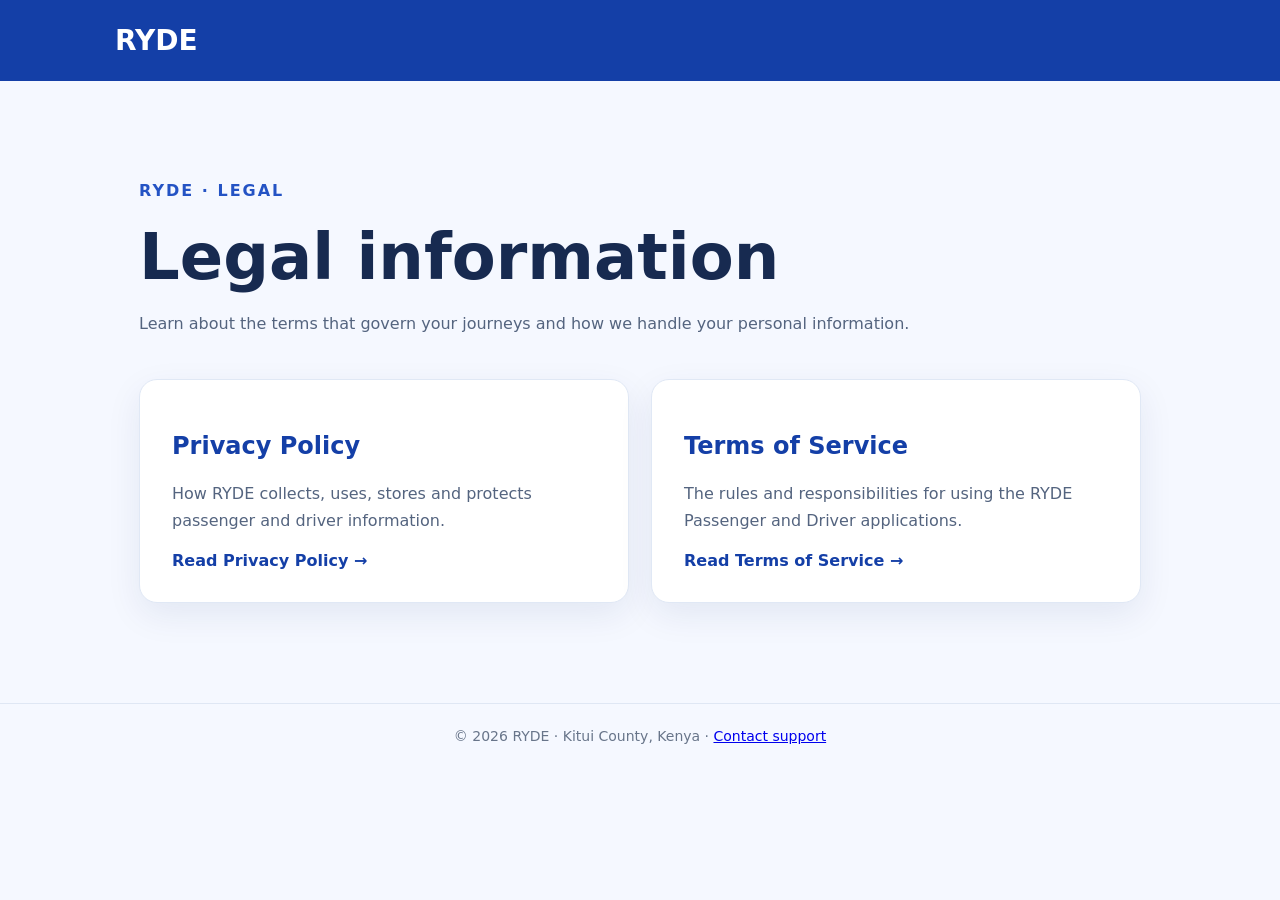
<file: index.html>
<!doctype html><html lang="en"><head><meta charset="utf-8"><meta name="viewport" content="width=device-width,initial-scale=1"><title>RYDE | Legal Information</title><meta name="description" content="RYDE Privacy Policy and Terms of Service"><style>*{box-sizing:border-box}body{margin:0;font-family:system-ui,-apple-system,Segoe UI,sans-serif;background:#f5f8ff;color:#172a50}header{background:#143fa7;color:white;padding:24px max(24px,calc((100vw - 1050px)/2));font-size:28px;font-weight:900}main{max-width:1050px;margin:auto;padding:80px 24px 100px}h1{font-size:clamp(36px,6vw,64px);margin:0 0 12px}p{color:#54647f;line-height:1.7}.cards{display:grid;grid-template-columns:repeat(auto-fit,minmax(250px,1fr));gap:22px;margin-top:42px}.card{display:block;text-decoration:none;color:inherit;background:white;border:1px solid #e0e8f5;border-radius:18px;padding:32px;box-shadow:0 12px 35px #0b266014;transition:transform .2s}.card:hover{transform:translateY(-4px)}.card h2{color:#143fa7}.card span{color:#143fa7;font-weight:700}footer{padding:24px;text-align:center;border-top:1px solid #dfe7f4;font-size:14px;color:#68758a}</style></head><body><header>RYDE</header><main><p style="color:#2453c4;font-weight:700;letter-spacing:2px">RYDE · LEGAL</p><h1>Legal information</h1><p>Learn about the terms that govern your journeys and how we handle your personal information.</p><div class="cards"><a class="card" href="privacy-policy.html"><h2>Privacy Policy</h2><p>How RYDE collects, uses, stores and protects passenger and driver information.</p><span>Read Privacy Policy →</span></a><a class="card" href="terms-of-service.html"><h2>Terms of Service</h2><p>The rules and responsibilities for using the RYDE Passenger and Driver applications.</p><span>Read Terms of Service →</span></a></div></main><footer>© 2026 RYDE · Kitui County, Kenya · <a href="mailto:jmutanuben@gmail.com">Contact support</a></footer></body></html>
</file>
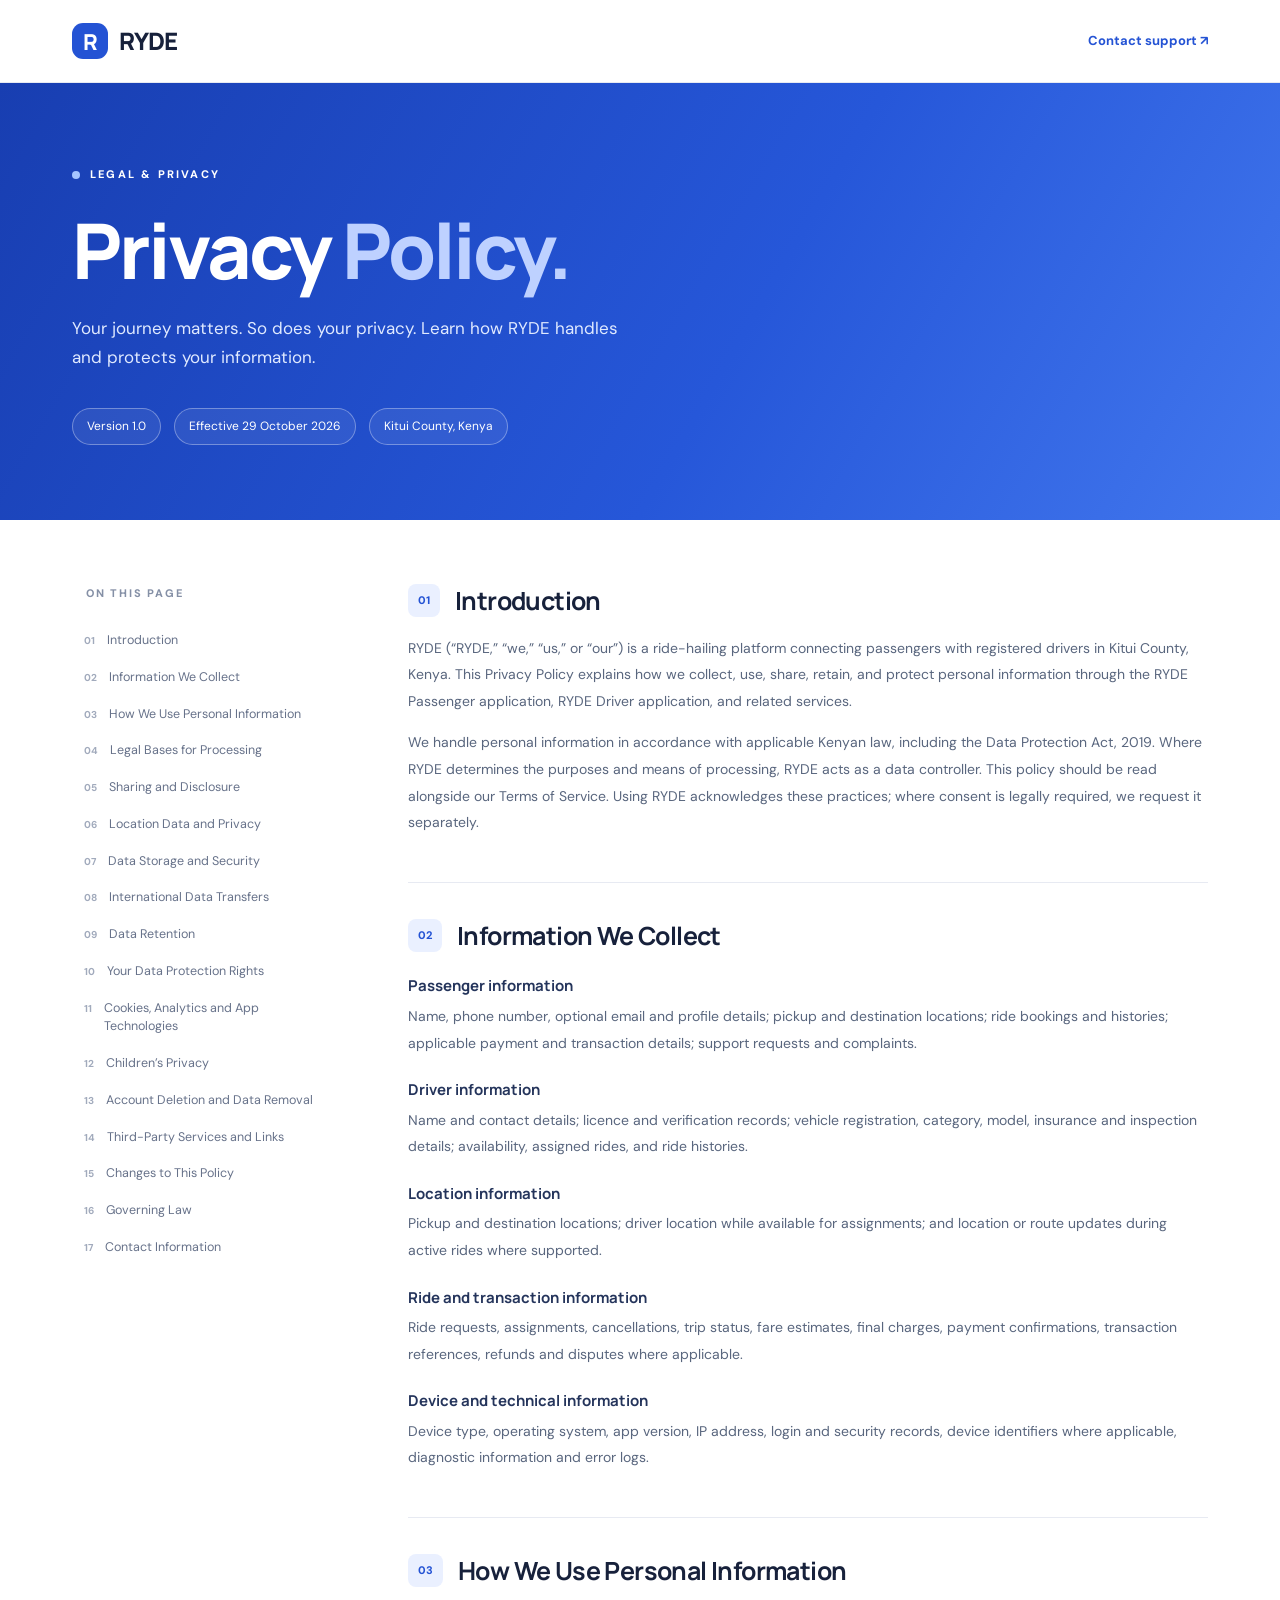
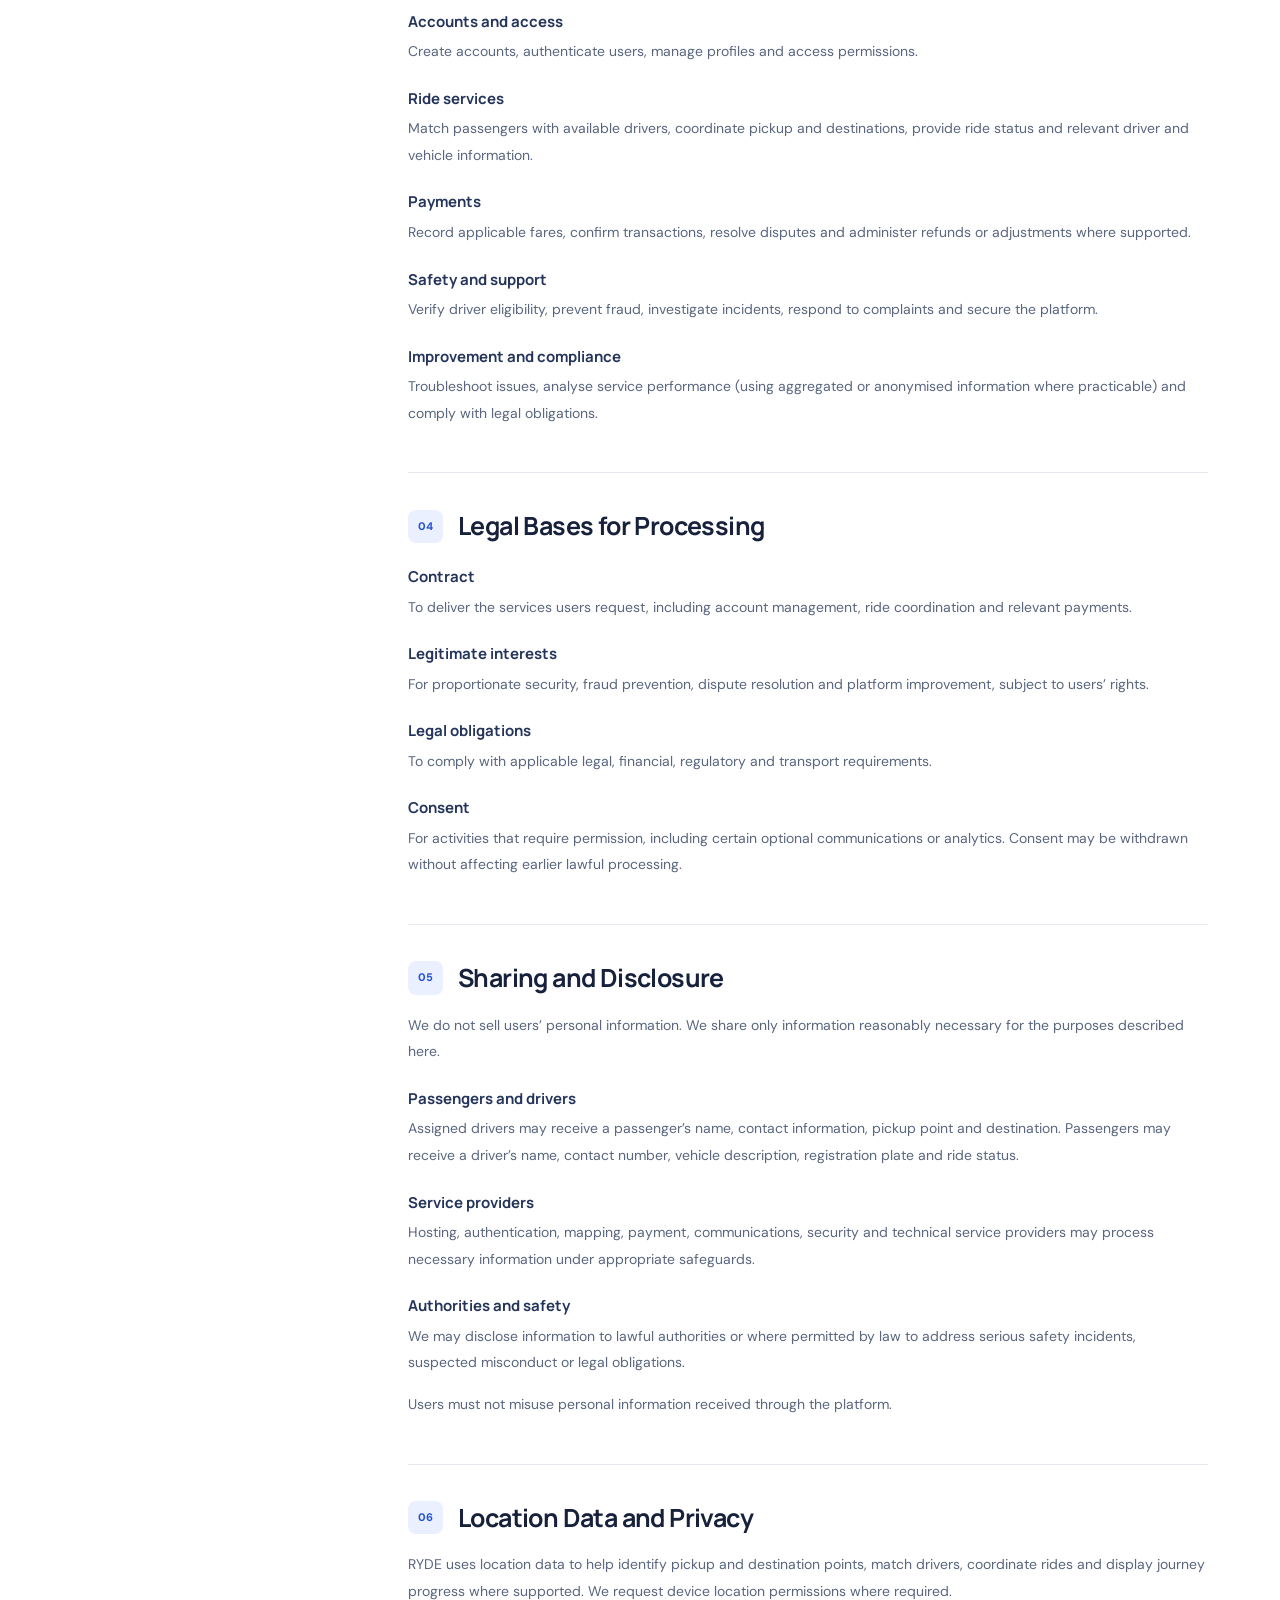
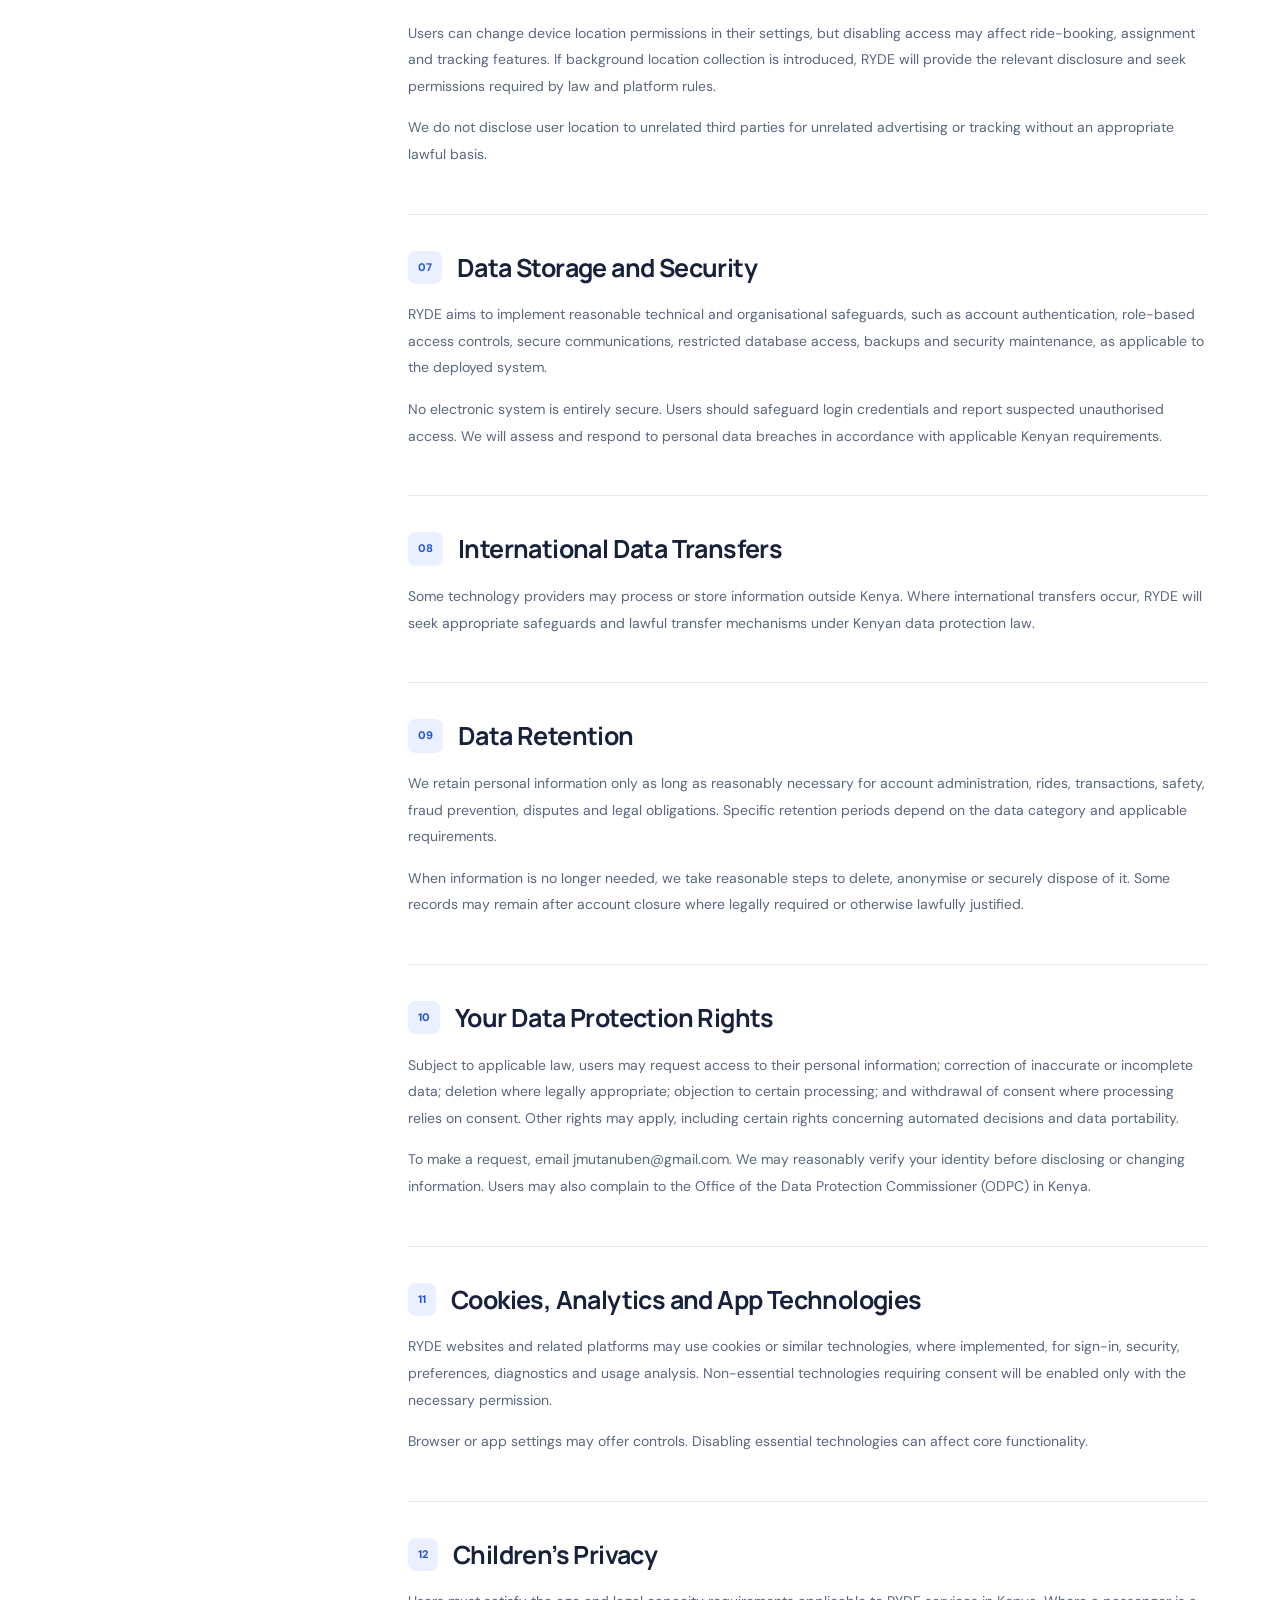
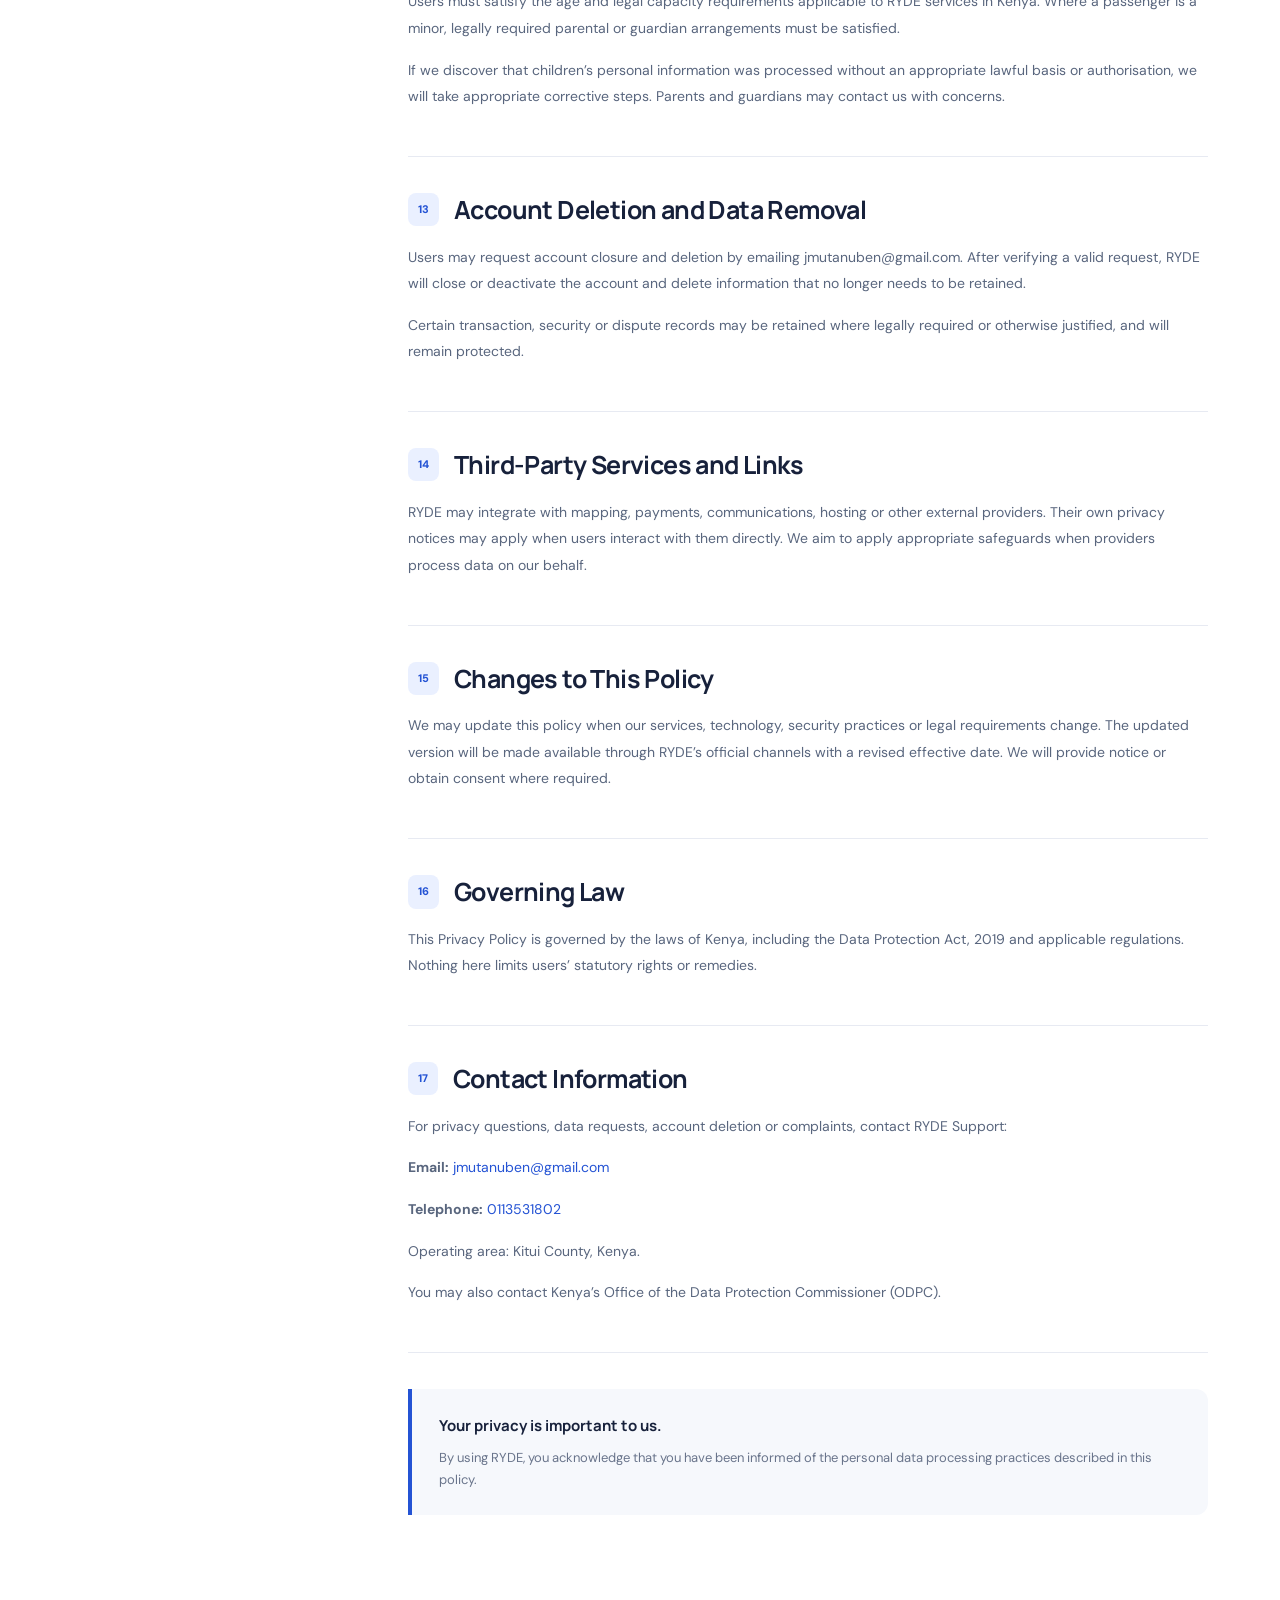
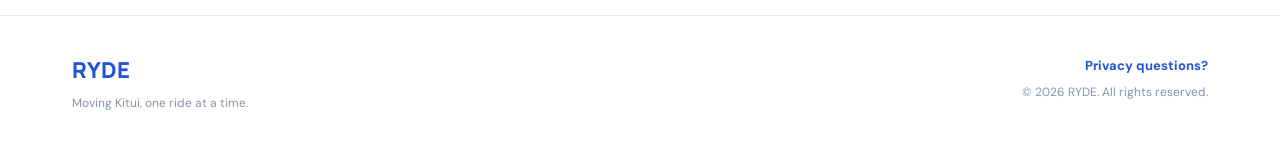
<file: privacy-policy.html>
<!DOCTYPE html>
<html lang="en"><head><meta charset="UTF-8"><meta name="viewport" content="width=device-width, initial-scale=1"><meta name="description" content="Read RYDE's Privacy Policy for passenger and driver information, location data, security and your rights in Kenya."><title>Privacy Policy | RYDE</title><link rel="stylesheet" href="styles.css"></head>
<body><header class="site-header"><div class="header-inner"><a class="brand" href="#top" aria-label="RYDE home"><span class="brand-icon">R</span>RYDE</a><a class="header-link" href="mailto:jmutanuben@gmail.com">Contact support <span aria-hidden="true">↗</span></a></div></header>
<main id="top"><section class="hero"><div class="hero-inner"><div class="eyebrow"><span class="dot"></span> LEGAL &amp; PRIVACY</div><h1>Privacy <em>Policy.</em></h1><p class="hero-copy">Your journey matters. So does your privacy. Learn how RYDE handles and protects your information.</p><div class="meta"><span>Version 1.0</span><span>Effective 29 October 2026</span><span>Kitui County, Kenya</span></div></div></section>
<div class="page-layout"><aside class="sidebar"><div class="sidebar-inner"><div class="toc-title">ON THIS PAGE</div><nav aria-label="Privacy policy sections"><a href="#section-1"><span>01</span>Introduction</a>
<a href="#section-2"><span>02</span>Information We Collect</a>
<a href="#section-3"><span>03</span>How We Use Personal Information</a>
<a href="#section-4"><span>04</span>Legal Bases for Processing</a>
<a href="#section-5"><span>05</span>Sharing and Disclosure</a>
<a href="#section-6"><span>06</span>Location Data and Privacy</a>
<a href="#section-7"><span>07</span>Data Storage and Security</a>
<a href="#section-8"><span>08</span>International Data Transfers</a>
<a href="#section-9"><span>09</span>Data Retention</a>
<a href="#section-10"><span>10</span>Your Data Protection Rights</a>
<a href="#section-11"><span>11</span>Cookies, Analytics and App Technologies</a>
<a href="#section-12"><span>12</span>Children’s Privacy</a>
<a href="#section-13"><span>13</span>Account Deletion and Data Removal</a>
<a href="#section-14"><span>14</span>Third-Party Services and Links</a>
<a href="#section-15"><span>15</span>Changes to This Policy</a>
<a href="#section-16"><span>16</span>Governing Law</a>
<a href="#section-17"><span>17</span>Contact Information</a></nav></div></aside><article class="policy-content"><section class="policy-section" id="section-1"><div class="section-heading"><span class="section-index">01</span><h2>Introduction</h2></div><p>RYDE (“RYDE,” “we,” “us,” or “our”) is a ride-hailing platform connecting passengers with registered drivers in Kitui County, Kenya. This Privacy Policy explains how we collect, use, share, retain, and protect personal information through the RYDE Passenger application, RYDE Driver application, and related services.</p><p>We handle personal information in accordance with applicable Kenyan law, including the Data Protection Act, 2019. Where RYDE determines the purposes and means of processing, RYDE acts as a data controller. This policy should be read alongside our Terms of Service. Using RYDE acknowledges these practices; where consent is legally required, we request it separately.</p></section>
<section class="policy-section" id="section-2"><div class="section-heading"><span class="section-index">02</span><h2>Information We Collect</h2></div><h3>Passenger information</h3><p>Name, phone number, optional email and profile details; pickup and destination locations; ride bookings and histories; applicable payment and transaction details; support requests and complaints.</p><h3>Driver information</h3><p>Name and contact details; licence and verification records; vehicle registration, category, model, insurance and inspection details; availability, assigned rides, and ride histories.</p><h3>Location information</h3><p>Pickup and destination locations; driver location while available for assignments; and location or route updates during active rides where supported.</p><h3>Ride and transaction information</h3><p>Ride requests, assignments, cancellations, trip status, fare estimates, final charges, payment confirmations, transaction references, refunds and disputes where applicable.</p><h3>Device and technical information</h3><p>Device type, operating system, app version, IP address, login and security records, device identifiers where applicable, diagnostic information and error logs.</p></section>
<section class="policy-section" id="section-3"><div class="section-heading"><span class="section-index">03</span><h2>How We Use Personal Information</h2></div><h3>Accounts and access</h3><p>Create accounts, authenticate users, manage profiles and access permissions.</p><h3>Ride services</h3><p>Match passengers with available drivers, coordinate pickup and destinations, provide ride status and relevant driver and vehicle information.</p><h3>Payments</h3><p>Record applicable fares, confirm transactions, resolve disputes and administer refunds or adjustments where supported.</p><h3>Safety and support</h3><p>Verify driver eligibility, prevent fraud, investigate incidents, respond to complaints and secure the platform.</p><h3>Improvement and compliance</h3><p>Troubleshoot issues, analyse service performance (using aggregated or anonymised information where practicable) and comply with legal obligations.</p></section>
<section class="policy-section" id="section-4"><div class="section-heading"><span class="section-index">04</span><h2>Legal Bases for Processing</h2></div><h3>Contract</h3><p>To deliver the services users request, including account management, ride coordination and relevant payments.</p><h3>Legitimate interests</h3><p>For proportionate security, fraud prevention, dispute resolution and platform improvement, subject to users’ rights.</p><h3>Legal obligations</h3><p>To comply with applicable legal, financial, regulatory and transport requirements.</p><h3>Consent</h3><p>For activities that require permission, including certain optional communications or analytics. Consent may be withdrawn without affecting earlier lawful processing.</p></section>
<section class="policy-section" id="section-5"><div class="section-heading"><span class="section-index">05</span><h2>Sharing and Disclosure</h2></div><p>We do not sell users’ personal information. We share only information reasonably necessary for the purposes described here.</p><h3>Passengers and drivers</h3><p>Assigned drivers may receive a passenger’s name, contact information, pickup point and destination. Passengers may receive a driver’s name, contact number, vehicle description, registration plate and ride status.</p><h3>Service providers</h3><p>Hosting, authentication, mapping, payment, communications, security and technical service providers may process necessary information under appropriate safeguards.</p><h3>Authorities and safety</h3><p>We may disclose information to lawful authorities or where permitted by law to address serious safety incidents, suspected misconduct or legal obligations.</p><p>Users must not misuse personal information received through the platform.</p></section>
<section class="policy-section" id="section-6"><div class="section-heading"><span class="section-index">06</span><h2>Location Data and Privacy</h2></div><p>RYDE uses location data to help identify pickup and destination points, match drivers, coordinate rides and display journey progress where supported. We request device location permissions where required.</p><p>Users can change device location permissions in their settings, but disabling access may affect ride-booking, assignment and tracking features. If background location collection is introduced, RYDE will provide the relevant disclosure and seek permissions required by law and platform rules.</p><p>We do not disclose user location to unrelated third parties for unrelated advertising or tracking without an appropriate lawful basis.</p></section>
<section class="policy-section" id="section-7"><div class="section-heading"><span class="section-index">07</span><h2>Data Storage and Security</h2></div><p>RYDE aims to implement reasonable technical and organisational safeguards, such as account authentication, role-based access controls, secure communications, restricted database access, backups and security maintenance, as applicable to the deployed system.</p><p>No electronic system is entirely secure. Users should safeguard login credentials and report suspected unauthorised access. We will assess and respond to personal data breaches in accordance with applicable Kenyan requirements.</p></section>
<section class="policy-section" id="section-8"><div class="section-heading"><span class="section-index">08</span><h2>International Data Transfers</h2></div><p>Some technology providers may process or store information outside Kenya. Where international transfers occur, RYDE will seek appropriate safeguards and lawful transfer mechanisms under Kenyan data protection law.</p></section>
<section class="policy-section" id="section-9"><div class="section-heading"><span class="section-index">09</span><h2>Data Retention</h2></div><p>We retain personal information only as long as reasonably necessary for account administration, rides, transactions, safety, fraud prevention, disputes and legal obligations. Specific retention periods depend on the data category and applicable requirements.</p><p>When information is no longer needed, we take reasonable steps to delete, anonymise or securely dispose of it. Some records may remain after account closure where legally required or otherwise lawfully justified.</p></section>
<section class="policy-section" id="section-10"><div class="section-heading"><span class="section-index">10</span><h2>Your Data Protection Rights</h2></div><p>Subject to applicable law, users may request access to their personal information; correction of inaccurate or incomplete data; deletion where legally appropriate; objection to certain processing; and withdrawal of consent where processing relies on consent. Other rights may apply, including certain rights concerning automated decisions and data portability.</p><p>To make a request, email jmutanuben@gmail.com. We may reasonably verify your identity before disclosing or changing information. Users may also complain to the Office of the Data Protection Commissioner (ODPC) in Kenya.</p></section>
<section class="policy-section" id="section-11"><div class="section-heading"><span class="section-index">11</span><h2>Cookies, Analytics and App Technologies</h2></div><p>RYDE websites and related platforms may use cookies or similar technologies, where implemented, for sign-in, security, preferences, diagnostics and usage analysis. Non-essential technologies requiring consent will be enabled only with the necessary permission.</p><p>Browser or app settings may offer controls. Disabling essential technologies can affect core functionality.</p></section>
<section class="policy-section" id="section-12"><div class="section-heading"><span class="section-index">12</span><h2>Children’s Privacy</h2></div><p>Users must satisfy the age and legal capacity requirements applicable to RYDE services in Kenya. Where a passenger is a minor, legally required parental or guardian arrangements must be satisfied.</p><p>If we discover that children’s personal information was processed without an appropriate lawful basis or authorisation, we will take appropriate corrective steps. Parents and guardians may contact us with concerns.</p></section>
<section class="policy-section" id="section-13"><div class="section-heading"><span class="section-index">13</span><h2>Account Deletion and Data Removal</h2></div><p>Users may request account closure and deletion by emailing jmutanuben@gmail.com. After verifying a valid request, RYDE will close or deactivate the account and delete information that no longer needs to be retained.</p><p>Certain transaction, security or dispute records may be retained where legally required or otherwise justified, and will remain protected.</p></section>
<section class="policy-section" id="section-14"><div class="section-heading"><span class="section-index">14</span><h2>Third-Party Services and Links</h2></div><p>RYDE may integrate with mapping, payments, communications, hosting or other external providers. Their own privacy notices may apply when users interact with them directly. We aim to apply appropriate safeguards when providers process data on our behalf.</p></section>
<section class="policy-section" id="section-15"><div class="section-heading"><span class="section-index">15</span><h2>Changes to This Policy</h2></div><p>We may update this policy when our services, technology, security practices or legal requirements change. The updated version will be made available through RYDE’s official channels with a revised effective date. We will provide notice or obtain consent where required.</p></section>
<section class="policy-section" id="section-16"><div class="section-heading"><span class="section-index">16</span><h2>Governing Law</h2></div><p>This Privacy Policy is governed by the laws of Kenya, including the Data Protection Act, 2019 and applicable regulations. Nothing here limits users’ statutory rights or remedies.</p></section>
<section class="policy-section" id="section-17"><div class="section-heading"><span class="section-index">17</span><h2>Contact Information</h2></div><p>For privacy questions, data requests, account deletion or complaints, contact RYDE Support:</p><p><strong>Email:</strong> <a href="mailto:jmutanuben@gmail.com">jmutanuben@gmail.com</a></p><p><strong>Telephone:</strong> <a href="tel:0113531802">0113531802</a></p><p>Operating area: Kitui County, Kenya.</p><p>You may also contact Kenya’s Office of the Data Protection Commissioner (ODPC).</p></section><div class="closing-note"><strong>Your privacy is important to us.</strong><p>By using RYDE, you acknowledge that you have been informed of the personal data processing practices described in this policy.</p></div></article></div></main>
<footer class="footer"><div><span class="footer-brand">RYDE</span><p>Moving Kitui, one ride at a time.</p></div><div class="footer-right"><a href="mailto:jmutanuben@gmail.com">Privacy questions?</a><p>© 2026 RYDE. All rights reserved.</p></div></footer></body></html>
</file>
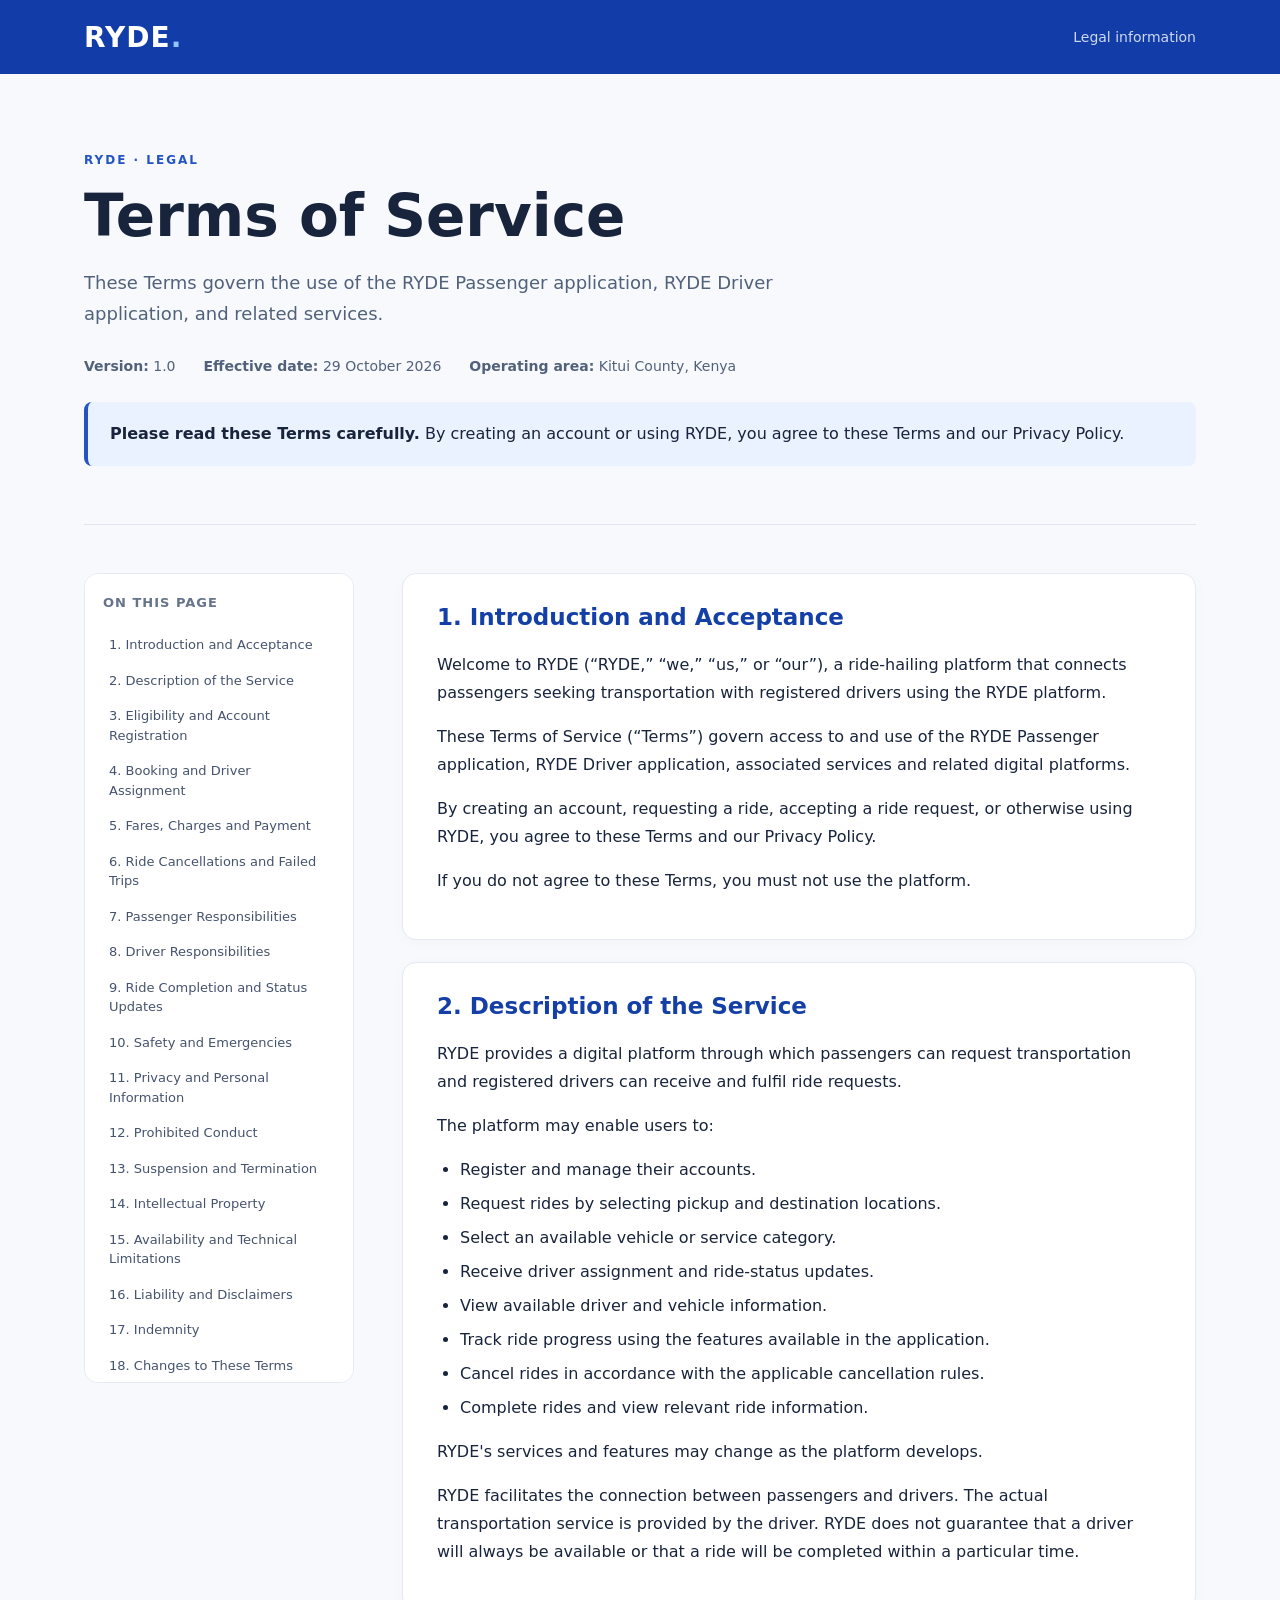
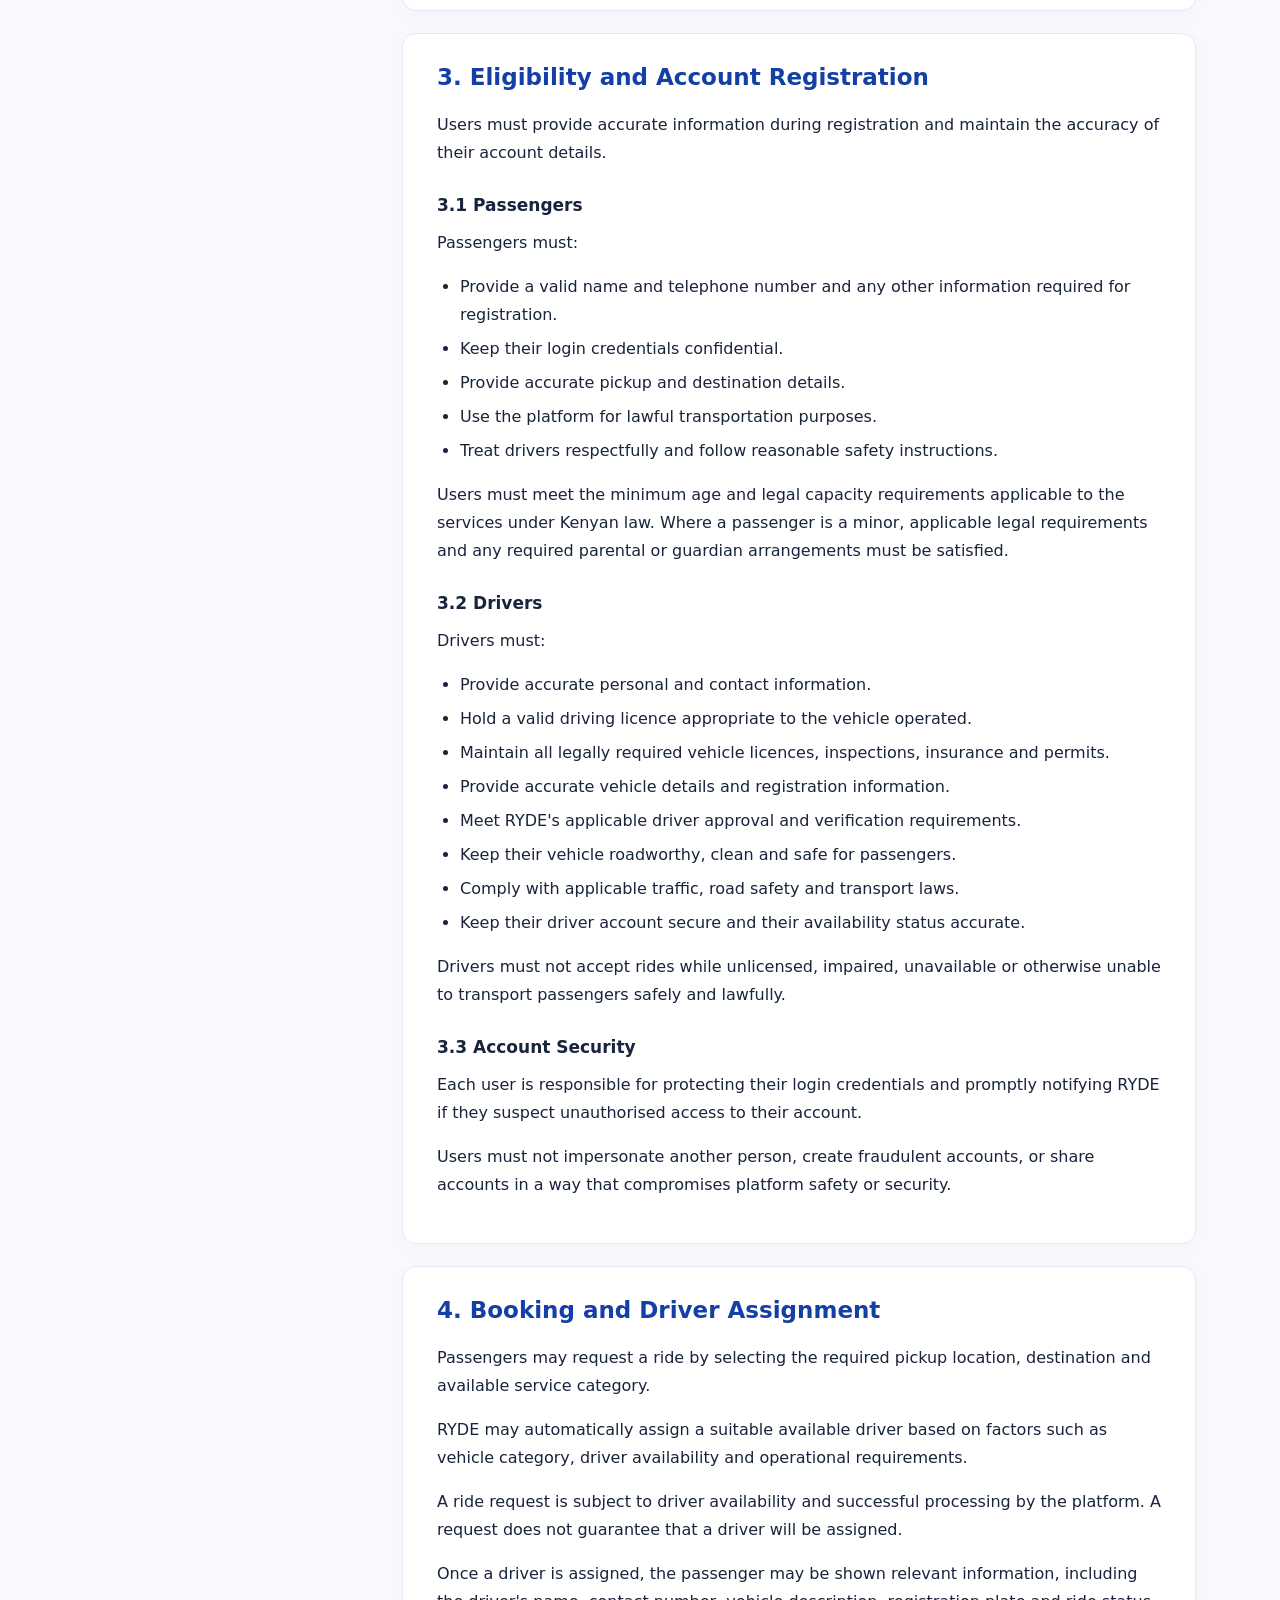
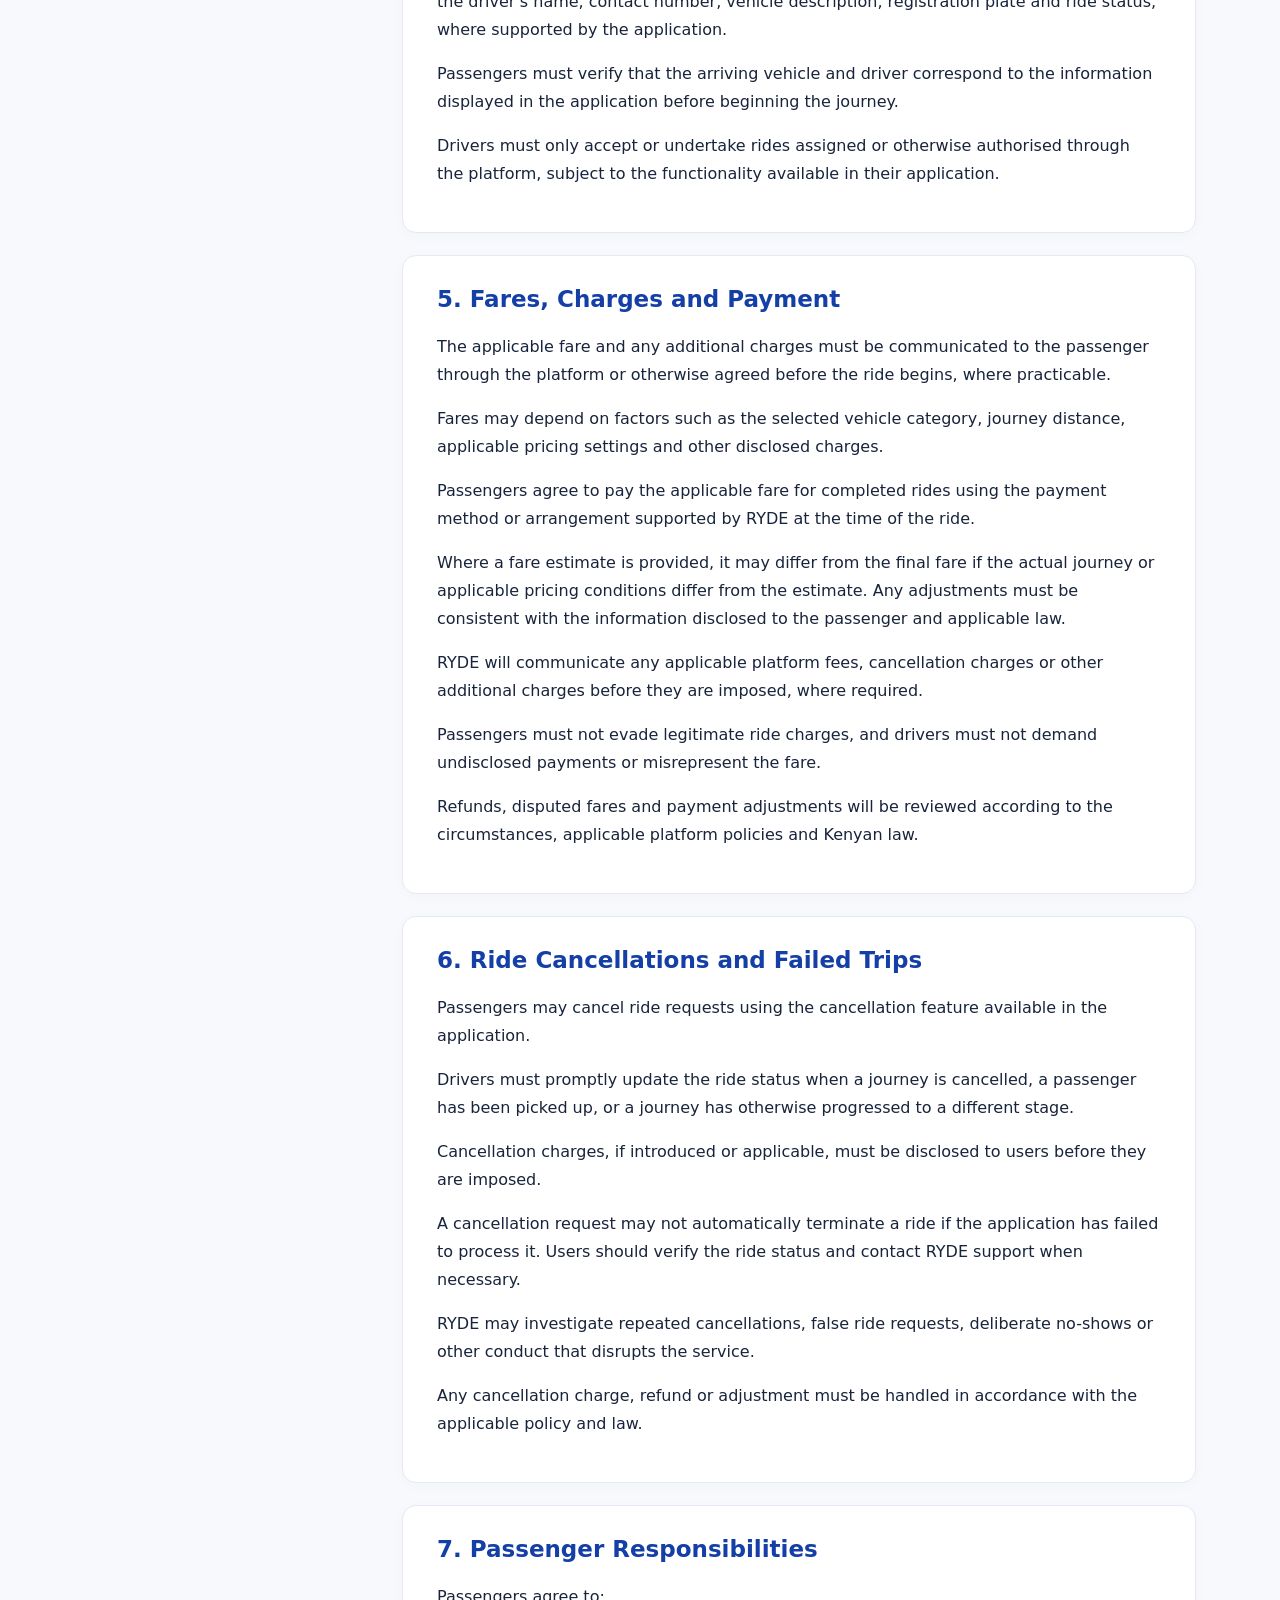
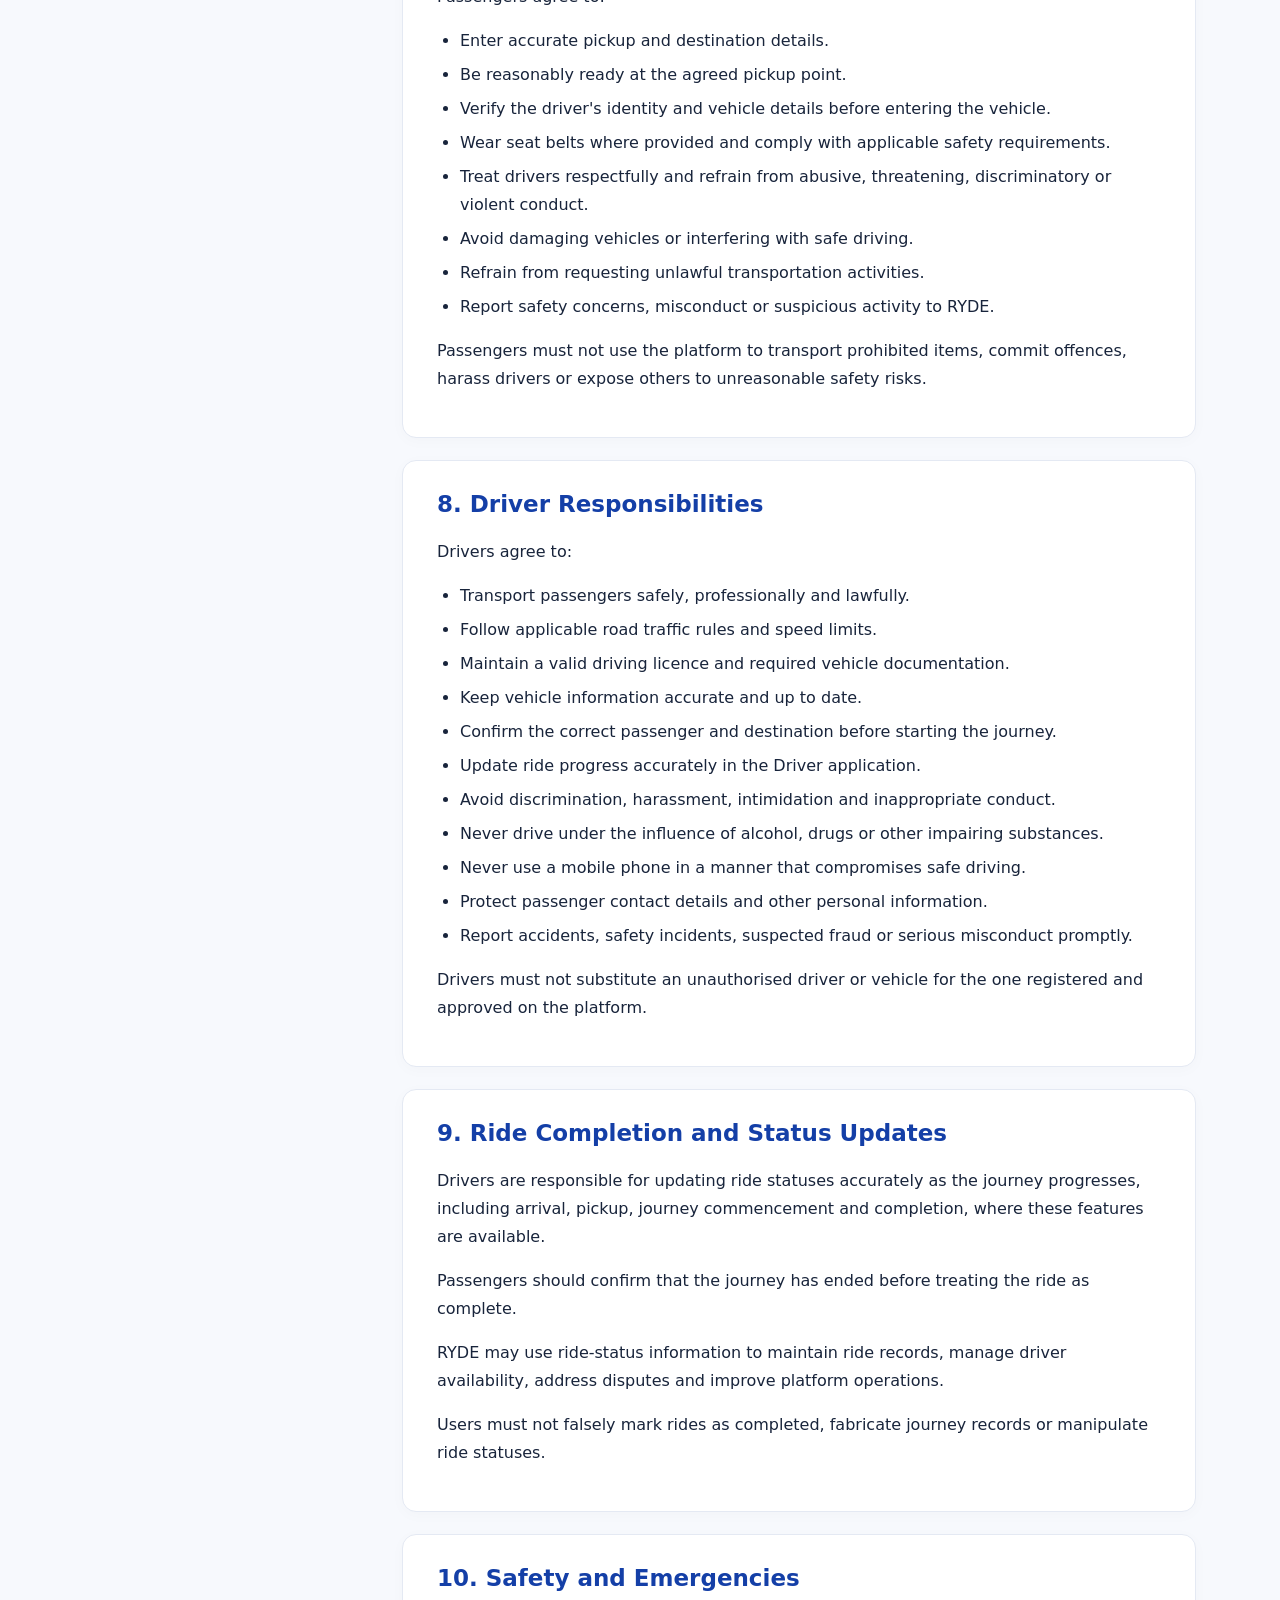
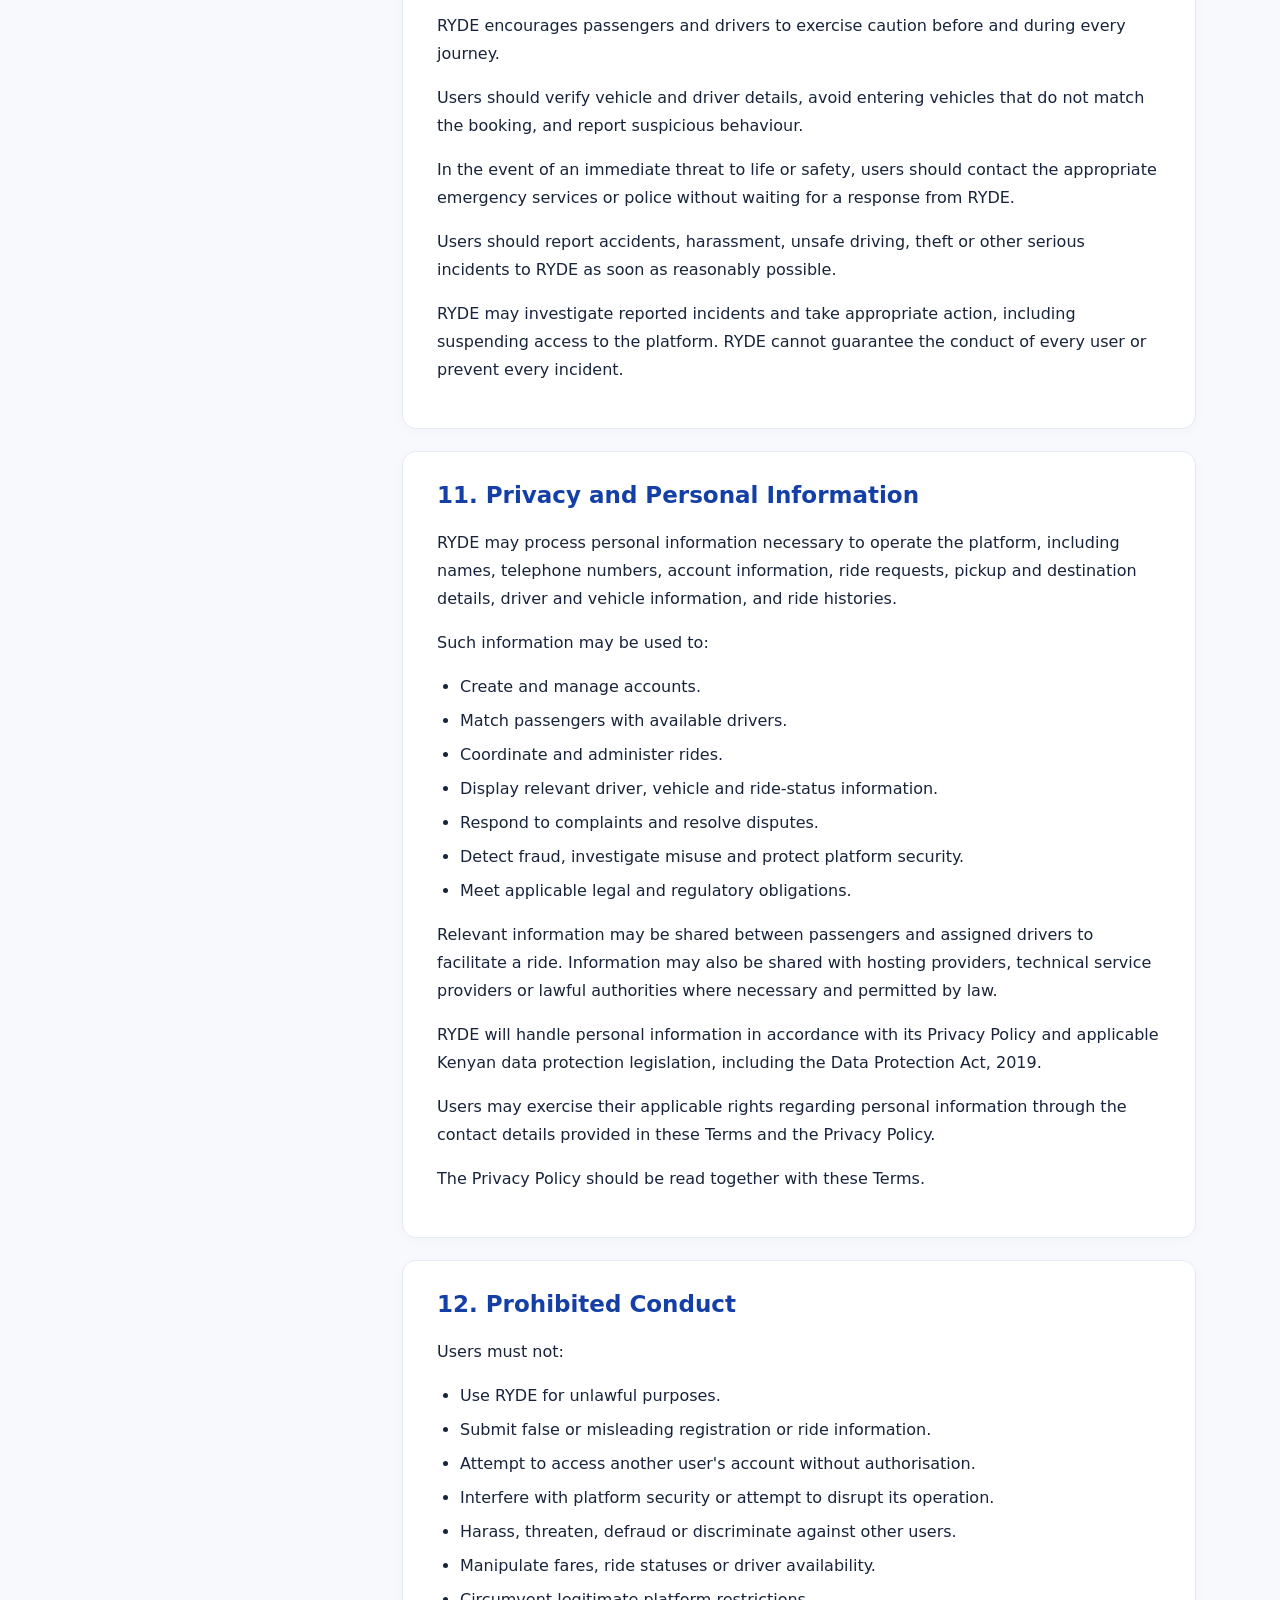
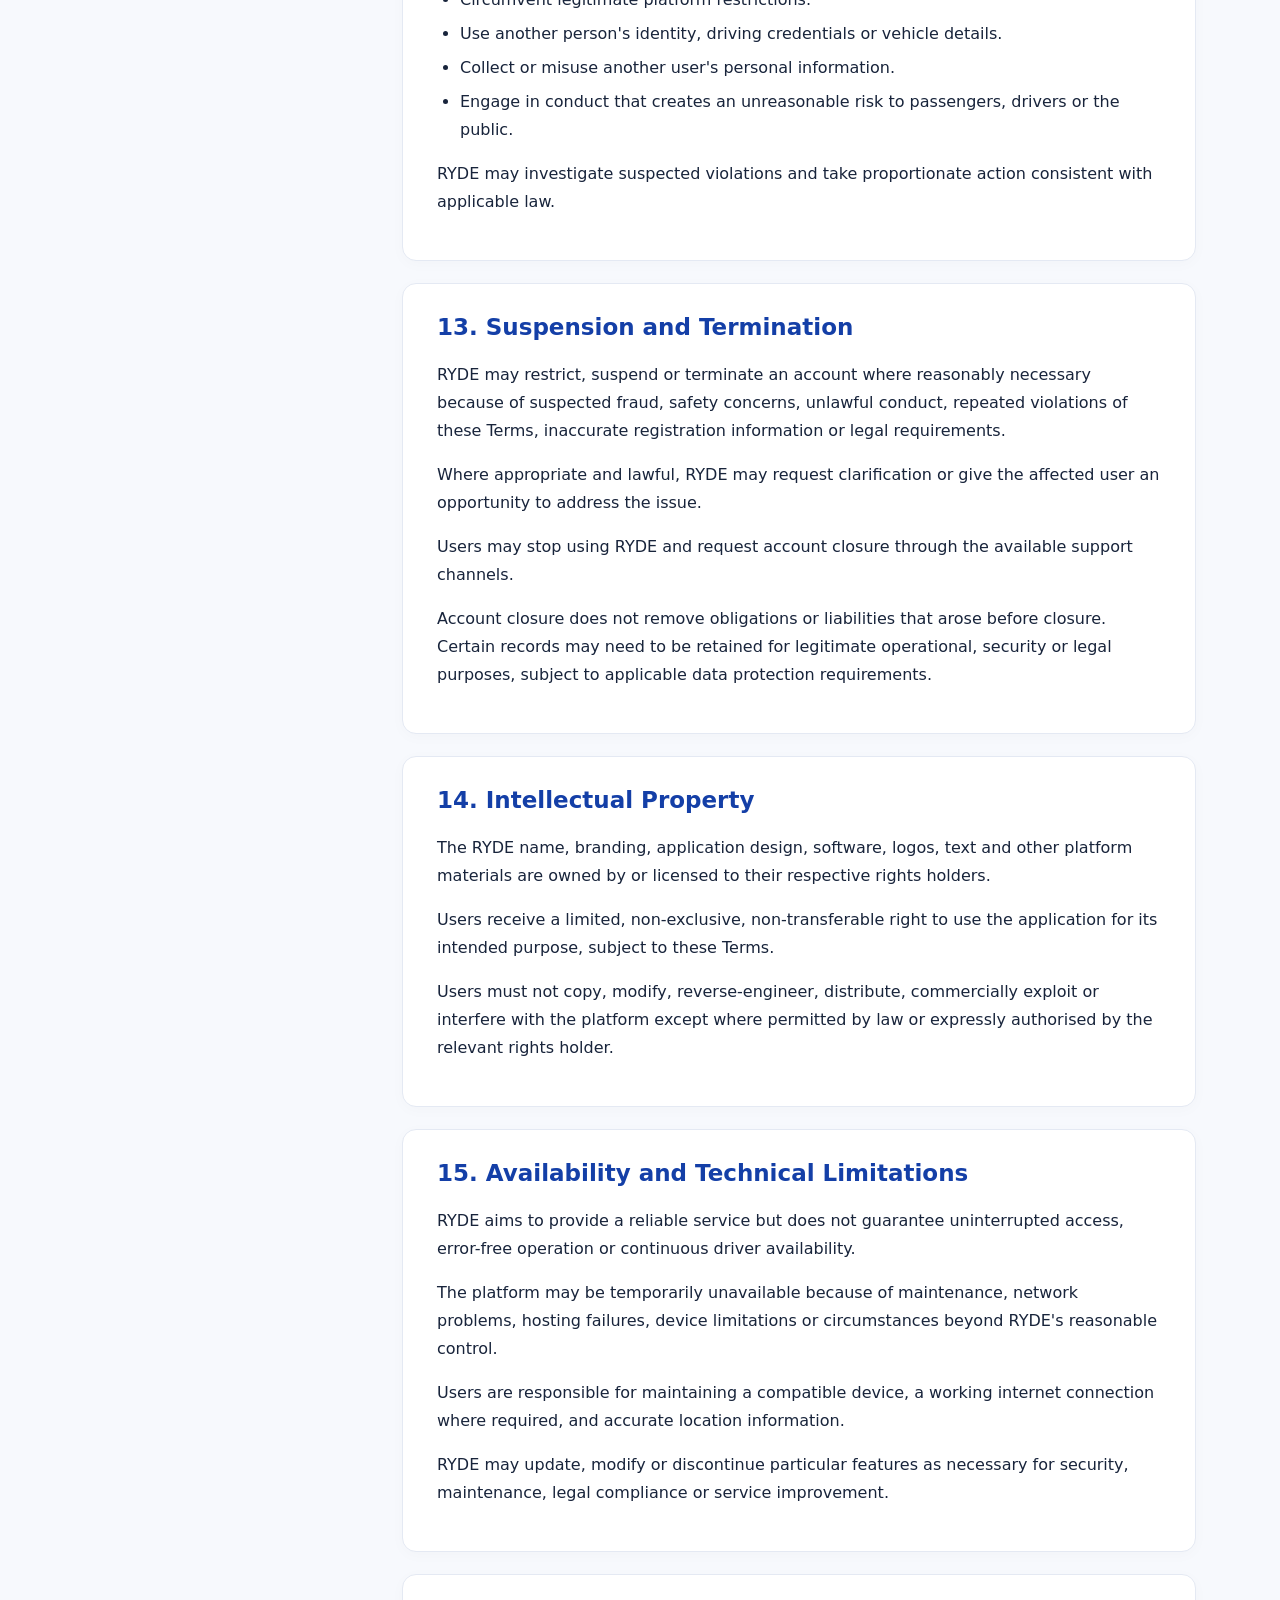
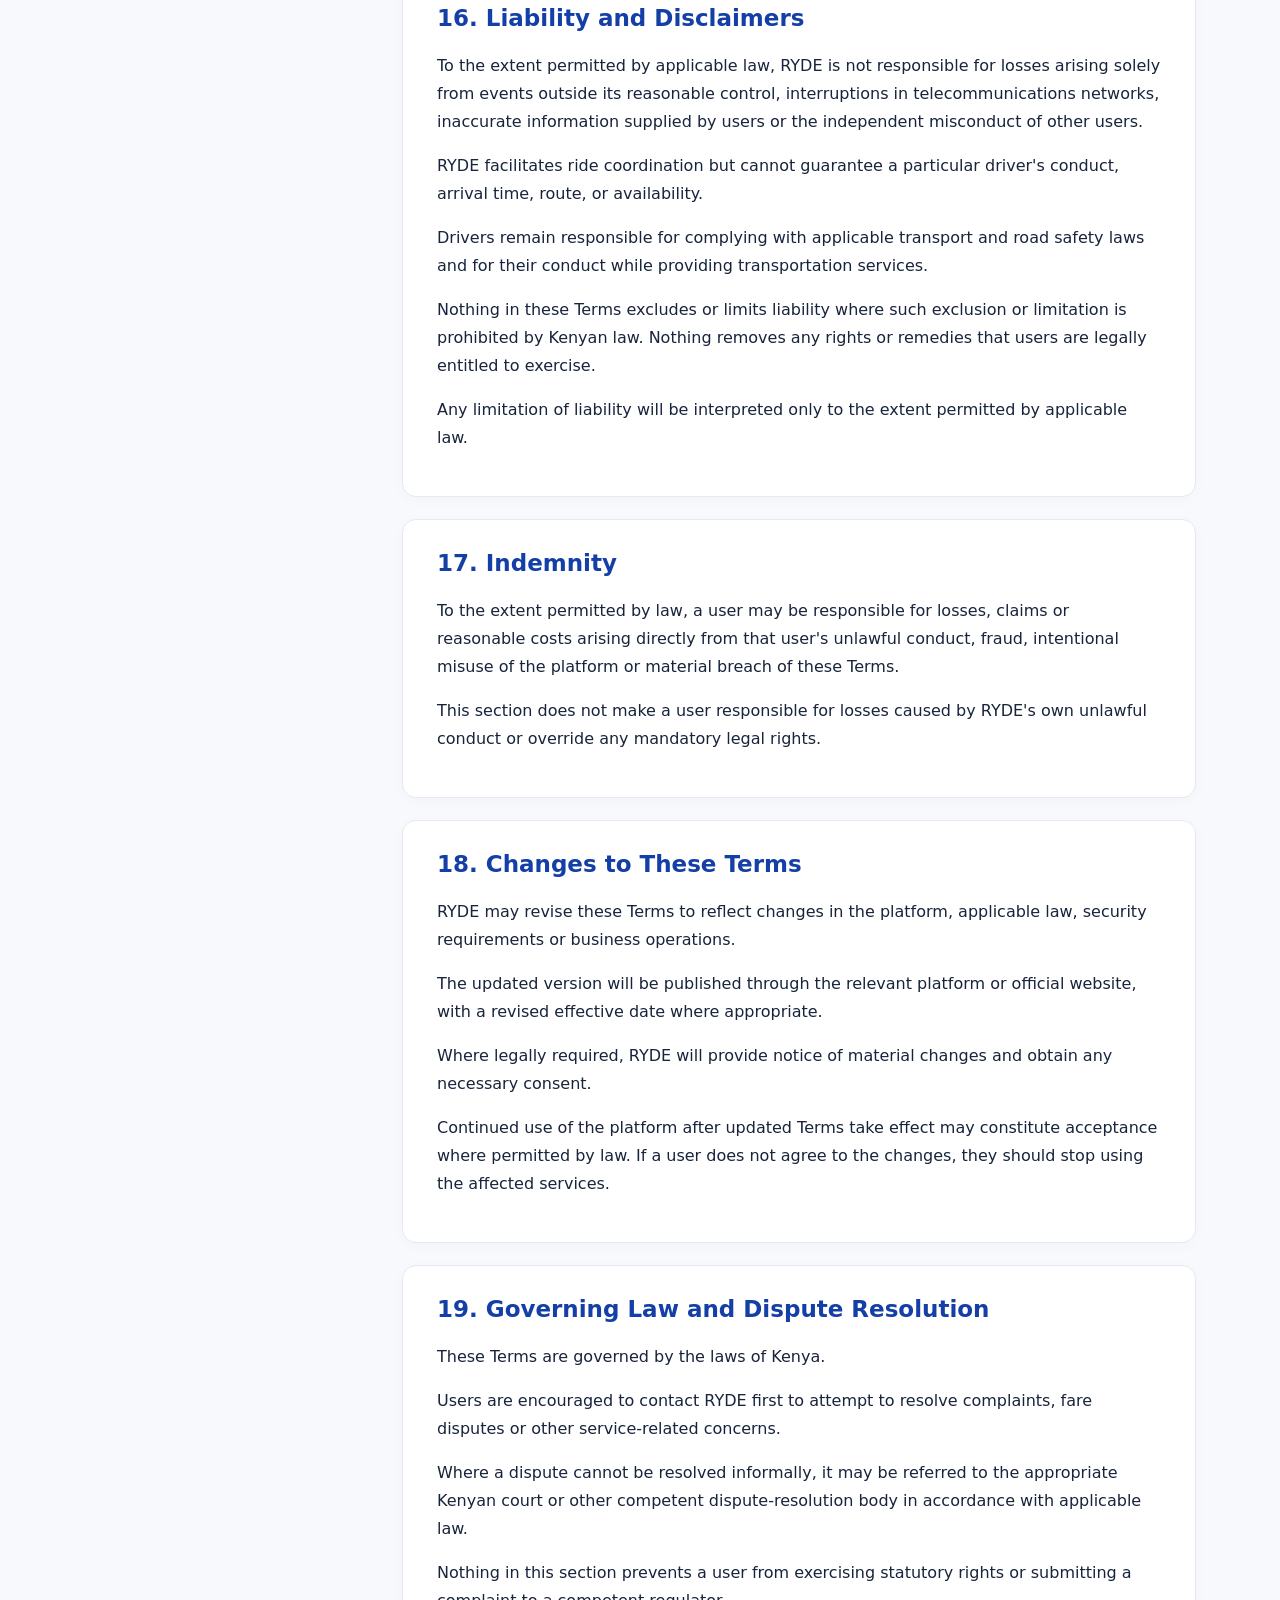
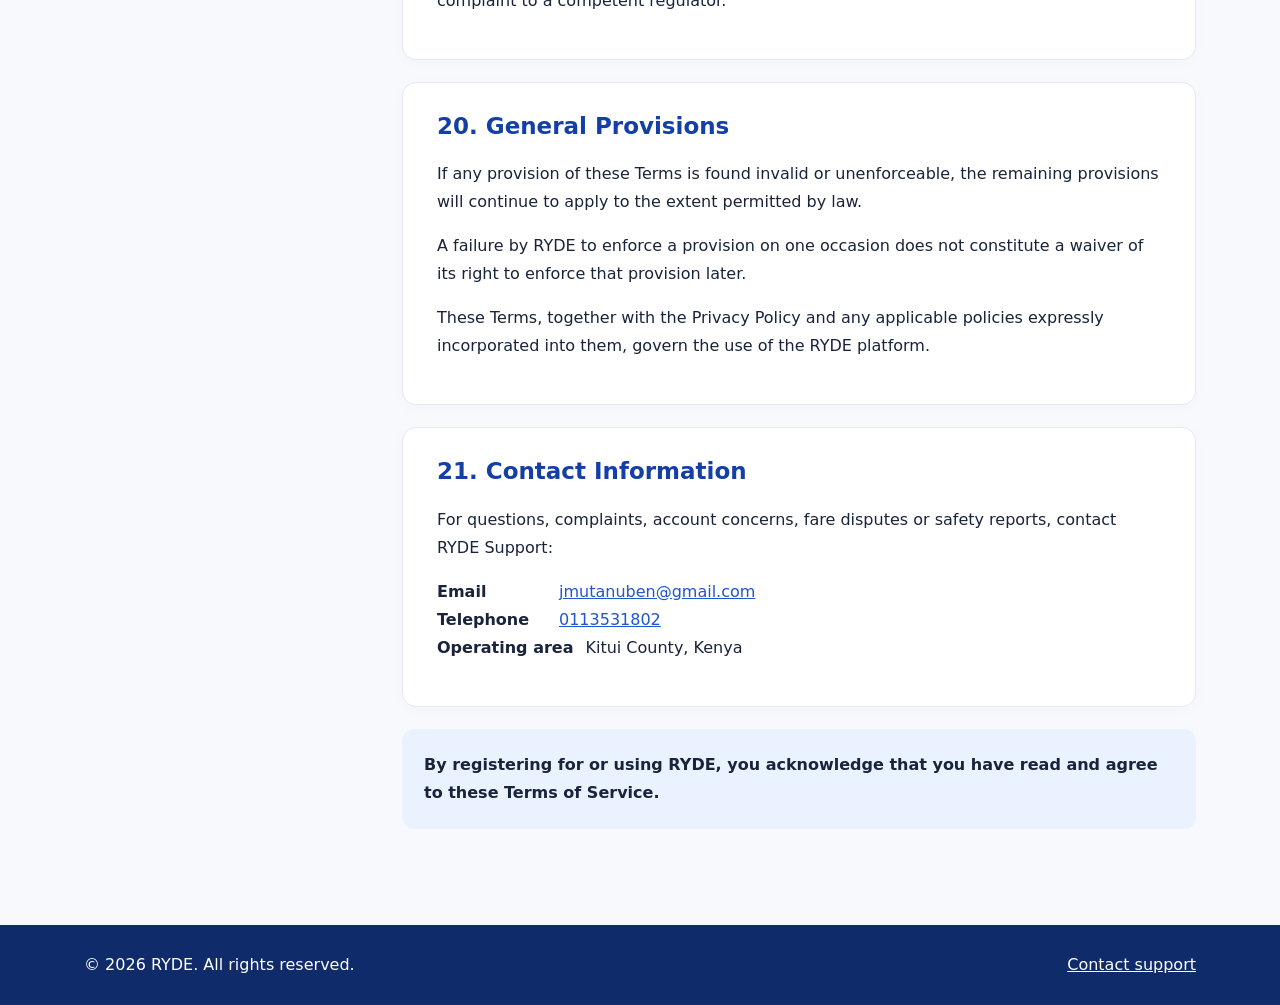
<file: terms-of-service.html>
<!DOCTYPE html>
<html lang="en">
<head>
  <meta charset="UTF-8">
  <meta name="viewport" content="width=device-width, initial-scale=1.0">
  <meta name="description" content="RYDE Terms of Service for passengers and drivers using the RYDE ride-hailing platform in Kenya.">
  <title>Terms of Service | RYDE</title>
  <link rel="stylesheet" href="terms.css">
</head>
<body>
  <header class="site-header">
    <div class="header-inner">
      <a class="brand" href="#" aria-label="RYDE home">RYDE<span>.</span></a>
      <span class="header-label">Legal information</span>
    </div>
  </header>

  <main class="container">
    <section class="intro">
      <p class="eyebrow">RYDE · LEGAL</p>
      <h1>Terms of Service</h1>
      <p class="intro-copy">These Terms govern the use of the RYDE Passenger application, RYDE Driver application, and related services.</p>
      <div class="document-meta">
        <span><strong>Version:</strong> 1.0</span>
        <span><strong>Effective date:</strong> 29 October 2026</span>
        <span><strong>Operating area:</strong> Kitui County, Kenya</span>
      </div>
      <p class="notice"><strong>Please read these Terms carefully.</strong> By creating an account or using RYDE, you agree to these Terms and our Privacy Policy.</p>
    </section>

    <div class="content-layout">
      <aside class="toc" aria-label="Table of contents">
        <h2>On this page</h2>
        <a href="#introduction">1. Introduction and Acceptance</a>
        <a href="#service">2. Description of the Service</a>
        <a href="#eligibility">3. Eligibility and Account Registration</a>
        <a href="#booking">4. Booking and Driver Assignment</a>
        <a href="#fares">5. Fares, Charges and Payment</a>
        <a href="#cancellations">6. Ride Cancellations and Failed Trips</a>
        <a href="#passengers">7. Passenger Responsibilities</a>
        <a href="#drivers">8. Driver Responsibilities</a>
        <a href="#completion">9. Ride Completion and Status Updates</a>
        <a href="#safety">10. Safety and Emergencies</a>
        <a href="#privacy">11. Privacy and Personal Information</a>
        <a href="#prohibited">12. Prohibited Conduct</a>
        <a href="#termination">13. Suspension and Termination</a>
        <a href="#intellectual-property">14. Intellectual Property</a>
        <a href="#availability">15. Availability and Technical Limitations</a>
        <a href="#liability">16. Liability and Disclaimers</a>
        <a href="#indemnity">17. Indemnity</a>
        <a href="#changes">18. Changes to These Terms</a>
        <a href="#law">19. Governing Law and Dispute Resolution</a>
        <a href="#general">20. General Provisions</a>
        <a href="#contact">21. Contact Information</a>
      </aside>

      <article class="terms">
        <section id="introduction">
          <h2>1. Introduction and Acceptance</h2>
          <p>Welcome to RYDE (“RYDE,” “we,” “us,” or “our”), a ride-hailing platform that connects passengers seeking transportation with registered drivers using the RYDE platform.</p>
          <p>These Terms of Service (“Terms”) govern access to and use of the RYDE Passenger application, RYDE Driver application, associated services and related digital platforms.</p>
          <p>By creating an account, requesting a ride, accepting a ride request, or otherwise using RYDE, you agree to these Terms and our Privacy Policy.</p>
          <p>If you do not agree to these Terms, you must not use the platform.</p>
        </section>

        <section id="service">
          <h2>2. Description of the Service</h2>
          <p>RYDE provides a digital platform through which passengers can request transportation and registered drivers can receive and fulfil ride requests.</p>
          <p>The platform may enable users to:</p>
          <ul>
            <li>Register and manage their accounts.</li>
            <li>Request rides by selecting pickup and destination locations.</li>
            <li>Select an available vehicle or service category.</li>
            <li>Receive driver assignment and ride-status updates.</li>
            <li>View available driver and vehicle information.</li>
            <li>Track ride progress using the features available in the application.</li>
            <li>Cancel rides in accordance with the applicable cancellation rules.</li>
            <li>Complete rides and view relevant ride information.</li>
          </ul>
          <p>RYDE's services and features may change as the platform develops.</p>
          <p>RYDE facilitates the connection between passengers and drivers. The actual transportation service is provided by the driver. RYDE does not guarantee that a driver will always be available or that a ride will be completed within a particular time.</p>
        </section>

        <section id="eligibility">
          <h2>3. Eligibility and Account Registration</h2>
          <p>Users must provide accurate information during registration and maintain the accuracy of their account details.</p>
          <h3>3.1 Passengers</h3>
          <p>Passengers must:</p>
          <ul>
            <li>Provide a valid name and telephone number and any other information required for registration.</li>
            <li>Keep their login credentials confidential.</li>
            <li>Provide accurate pickup and destination details.</li>
            <li>Use the platform for lawful transportation purposes.</li>
            <li>Treat drivers respectfully and follow reasonable safety instructions.</li>
          </ul>
          <p>Users must meet the minimum age and legal capacity requirements applicable to the services under Kenyan law. Where a passenger is a minor, applicable legal requirements and any required parental or guardian arrangements must be satisfied.</p>
          <h3>3.2 Drivers</h3>
          <p>Drivers must:</p>
          <ul>
            <li>Provide accurate personal and contact information.</li>
            <li>Hold a valid driving licence appropriate to the vehicle operated.</li>
            <li>Maintain all legally required vehicle licences, inspections, insurance and permits.</li>
            <li>Provide accurate vehicle details and registration information.</li>
            <li>Meet RYDE's applicable driver approval and verification requirements.</li>
            <li>Keep their vehicle roadworthy, clean and safe for passengers.</li>
            <li>Comply with applicable traffic, road safety and transport laws.</li>
            <li>Keep their driver account secure and their availability status accurate.</li>
          </ul>
          <p>Drivers must not accept rides while unlicensed, impaired, unavailable or otherwise unable to transport passengers safely and lawfully.</p>
          <h3>3.3 Account Security</h3>
          <p>Each user is responsible for protecting their login credentials and promptly notifying RYDE if they suspect unauthorised access to their account.</p>
          <p>Users must not impersonate another person, create fraudulent accounts, or share accounts in a way that compromises platform safety or security.</p>
        </section>

        <section id="booking">
          <h2>4. Booking and Driver Assignment</h2>
          <p>Passengers may request a ride by selecting the required pickup location, destination and available service category.</p>
          <p>RYDE may automatically assign a suitable available driver based on factors such as vehicle category, driver availability and operational requirements.</p>
          <p>A ride request is subject to driver availability and successful processing by the platform. A request does not guarantee that a driver will be assigned.</p>
          <p>Once a driver is assigned, the passenger may be shown relevant information, including the driver's name, contact number, vehicle description, registration plate and ride status, where supported by the application.</p>
          <p>Passengers must verify that the arriving vehicle and driver correspond to the information displayed in the application before beginning the journey.</p>
          <p>Drivers must only accept or undertake rides assigned or otherwise authorised through the platform, subject to the functionality available in their application.</p>
        </section>

        <section id="fares">
          <h2>5. Fares, Charges and Payment</h2>
          <p>The applicable fare and any additional charges must be communicated to the passenger through the platform or otherwise agreed before the ride begins, where practicable.</p>
          <p>Fares may depend on factors such as the selected vehicle category, journey distance, applicable pricing settings and other disclosed charges.</p>
          <p>Passengers agree to pay the applicable fare for completed rides using the payment method or arrangement supported by RYDE at the time of the ride.</p>
          <p>Where a fare estimate is provided, it may differ from the final fare if the actual journey or applicable pricing conditions differ from the estimate. Any adjustments must be consistent with the information disclosed to the passenger and applicable law.</p>
          <p>RYDE will communicate any applicable platform fees, cancellation charges or other additional charges before they are imposed, where required.</p>
          <p>Passengers must not evade legitimate ride charges, and drivers must not demand undisclosed payments or misrepresent the fare.</p>
          <p>Refunds, disputed fares and payment adjustments will be reviewed according to the circumstances, applicable platform policies and Kenyan law.</p>
        </section>

        <section id="cancellations">
          <h2>6. Ride Cancellations and Failed Trips</h2>
          <p>Passengers may cancel ride requests using the cancellation feature available in the application.</p>
          <p>Drivers must promptly update the ride status when a journey is cancelled, a passenger has been picked up, or a journey has otherwise progressed to a different stage.</p>
          <p>Cancellation charges, if introduced or applicable, must be disclosed to users before they are imposed.</p>
          <p>A cancellation request may not automatically terminate a ride if the application has failed to process it. Users should verify the ride status and contact RYDE support when necessary.</p>
          <p>RYDE may investigate repeated cancellations, false ride requests, deliberate no-shows or other conduct that disrupts the service.</p>
          <p>Any cancellation charge, refund or adjustment must be handled in accordance with the applicable policy and law.</p>
        </section>

        <section id="passengers">
          <h2>7. Passenger Responsibilities</h2>
          <p>Passengers agree to:</p>
          <ul>
            <li>Enter accurate pickup and destination details.</li>
            <li>Be reasonably ready at the agreed pickup point.</li>
            <li>Verify the driver's identity and vehicle details before entering the vehicle.</li>
            <li>Wear seat belts where provided and comply with applicable safety requirements.</li>
            <li>Treat drivers respectfully and refrain from abusive, threatening, discriminatory or violent conduct.</li>
            <li>Avoid damaging vehicles or interfering with safe driving.</li>
            <li>Refrain from requesting unlawful transportation activities.</li>
            <li>Report safety concerns, misconduct or suspicious activity to RYDE.</li>
          </ul>
          <p>Passengers must not use the platform to transport prohibited items, commit offences, harass drivers or expose others to unreasonable safety risks.</p>
        </section>

        <section id="drivers">
          <h2>8. Driver Responsibilities</h2>
          <p>Drivers agree to:</p>
          <ul>
            <li>Transport passengers safely, professionally and lawfully.</li>
            <li>Follow applicable road traffic rules and speed limits.</li>
            <li>Maintain a valid driving licence and required vehicle documentation.</li>
            <li>Keep vehicle information accurate and up to date.</li>
            <li>Confirm the correct passenger and destination before starting the journey.</li>
            <li>Update ride progress accurately in the Driver application.</li>
            <li>Avoid discrimination, harassment, intimidation and inappropriate conduct.</li>
            <li>Never drive under the influence of alcohol, drugs or other impairing substances.</li>
            <li>Never use a mobile phone in a manner that compromises safe driving.</li>
            <li>Protect passenger contact details and other personal information.</li>
            <li>Report accidents, safety incidents, suspected fraud or serious misconduct promptly.</li>
          </ul>
          <p>Drivers must not substitute an unauthorised driver or vehicle for the one registered and approved on the platform.</p>
        </section>

        <section id="completion">
          <h2>9. Ride Completion and Status Updates</h2>
          <p>Drivers are responsible for updating ride statuses accurately as the journey progresses, including arrival, pickup, journey commencement and completion, where these features are available.</p>
          <p>Passengers should confirm that the journey has ended before treating the ride as complete.</p>
          <p>RYDE may use ride-status information to maintain ride records, manage driver availability, address disputes and improve platform operations.</p>
          <p>Users must not falsely mark rides as completed, fabricate journey records or manipulate ride statuses.</p>
        </section>

        <section id="safety">
          <h2>10. Safety and Emergencies</h2>
          <p>RYDE encourages passengers and drivers to exercise caution before and during every journey.</p>
          <p>Users should verify vehicle and driver details, avoid entering vehicles that do not match the booking, and report suspicious behaviour.</p>
          <p>In the event of an immediate threat to life or safety, users should contact the appropriate emergency services or police without waiting for a response from RYDE.</p>
          <p>Users should report accidents, harassment, unsafe driving, theft or other serious incidents to RYDE as soon as reasonably possible.</p>
          <p>RYDE may investigate reported incidents and take appropriate action, including suspending access to the platform. RYDE cannot guarantee the conduct of every user or prevent every incident.</p>
        </section>

        <section id="privacy">
          <h2>11. Privacy and Personal Information</h2>
          <p>RYDE may process personal information necessary to operate the platform, including names, telephone numbers, account information, ride requests, pickup and destination details, driver and vehicle information, and ride histories.</p>
          <p>Such information may be used to:</p>
          <ul>
            <li>Create and manage accounts.</li>
            <li>Match passengers with available drivers.</li>
            <li>Coordinate and administer rides.</li>
            <li>Display relevant driver, vehicle and ride-status information.</li>
            <li>Respond to complaints and resolve disputes.</li>
            <li>Detect fraud, investigate misuse and protect platform security.</li>
            <li>Meet applicable legal and regulatory obligations.</li>
          </ul>
          <p>Relevant information may be shared between passengers and assigned drivers to facilitate a ride. Information may also be shared with hosting providers, technical service providers or lawful authorities where necessary and permitted by law.</p>
          <p>RYDE will handle personal information in accordance with its Privacy Policy and applicable Kenyan data protection legislation, including the Data Protection Act, 2019.</p>
          <p>Users may exercise their applicable rights regarding personal information through the contact details provided in these Terms and the Privacy Policy.</p>
          <p>The Privacy Policy should be read together with these Terms.</p>
        </section>

        <section id="prohibited">
          <h2>12. Prohibited Conduct</h2>
          <p>Users must not:</p>
          <ul>
            <li>Use RYDE for unlawful purposes.</li>
            <li>Submit false or misleading registration or ride information.</li>
            <li>Attempt to access another user's account without authorisation.</li>
            <li>Interfere with platform security or attempt to disrupt its operation.</li>
            <li>Harass, threaten, defraud or discriminate against other users.</li>
            <li>Manipulate fares, ride statuses or driver availability.</li>
            <li>Circumvent legitimate platform restrictions.</li>
            <li>Use another person's identity, driving credentials or vehicle details.</li>
            <li>Collect or misuse another user's personal information.</li>
            <li>Engage in conduct that creates an unreasonable risk to passengers, drivers or the public.</li>
          </ul>
          <p>RYDE may investigate suspected violations and take proportionate action consistent with applicable law.</p>
        </section>

        <section id="termination">
          <h2>13. Suspension and Termination</h2>
          <p>RYDE may restrict, suspend or terminate an account where reasonably necessary because of suspected fraud, safety concerns, unlawful conduct, repeated violations of these Terms, inaccurate registration information or legal requirements.</p>
          <p>Where appropriate and lawful, RYDE may request clarification or give the affected user an opportunity to address the issue.</p>
          <p>Users may stop using RYDE and request account closure through the available support channels.</p>
          <p>Account closure does not remove obligations or liabilities that arose before closure. Certain records may need to be retained for legitimate operational, security or legal purposes, subject to applicable data protection requirements.</p>
        </section>

        <section id="intellectual-property">
          <h2>14. Intellectual Property</h2>
          <p>The RYDE name, branding, application design, software, logos, text and other platform materials are owned by or licensed to their respective rights holders.</p>
          <p>Users receive a limited, non-exclusive, non-transferable right to use the application for its intended purpose, subject to these Terms.</p>
          <p>Users must not copy, modify, reverse-engineer, distribute, commercially exploit or interfere with the platform except where permitted by law or expressly authorised by the relevant rights holder.</p>
        </section>

        <section id="availability">
          <h2>15. Availability and Technical Limitations</h2>
          <p>RYDE aims to provide a reliable service but does not guarantee uninterrupted access, error-free operation or continuous driver availability.</p>
          <p>The platform may be temporarily unavailable because of maintenance, network problems, hosting failures, device limitations or circumstances beyond RYDE's reasonable control.</p>
          <p>Users are responsible for maintaining a compatible device, a working internet connection where required, and accurate location information.</p>
          <p>RYDE may update, modify or discontinue particular features as necessary for security, maintenance, legal compliance or service improvement.</p>
        </section>

        <section id="liability">
          <h2>16. Liability and Disclaimers</h2>
          <p>To the extent permitted by applicable law, RYDE is not responsible for losses arising solely from events outside its reasonable control, interruptions in telecommunications networks, inaccurate information supplied by users or the independent misconduct of other users.</p>
          <p>RYDE facilitates ride coordination but cannot guarantee a particular driver's conduct, arrival time, route, or availability.</p>
          <p>Drivers remain responsible for complying with applicable transport and road safety laws and for their conduct while providing transportation services.</p>
          <p>Nothing in these Terms excludes or limits liability where such exclusion or limitation is prohibited by Kenyan law. Nothing removes any rights or remedies that users are legally entitled to exercise.</p>
          <p>Any limitation of liability will be interpreted only to the extent permitted by applicable law.</p>
        </section>

        <section id="indemnity">
          <h2>17. Indemnity</h2>
          <p>To the extent permitted by law, a user may be responsible for losses, claims or reasonable costs arising directly from that user's unlawful conduct, fraud, intentional misuse of the platform or material breach of these Terms.</p>
          <p>This section does not make a user responsible for losses caused by RYDE's own unlawful conduct or override any mandatory legal rights.</p>
        </section>

        <section id="changes">
          <h2>18. Changes to These Terms</h2>
          <p>RYDE may revise these Terms to reflect changes in the platform, applicable law, security requirements or business operations.</p>
          <p>The updated version will be published through the relevant platform or official website, with a revised effective date where appropriate.</p>
          <p>Where legally required, RYDE will provide notice of material changes and obtain any necessary consent.</p>
          <p>Continued use of the platform after updated Terms take effect may constitute acceptance where permitted by law. If a user does not agree to the changes, they should stop using the affected services.</p>
        </section>

        <section id="law">
          <h2>19. Governing Law and Dispute Resolution</h2>
          <p>These Terms are governed by the laws of Kenya.</p>
          <p>Users are encouraged to contact RYDE first to attempt to resolve complaints, fare disputes or other service-related concerns.</p>
          <p>Where a dispute cannot be resolved informally, it may be referred to the appropriate Kenyan court or other competent dispute-resolution body in accordance with applicable law.</p>
          <p>Nothing in this section prevents a user from exercising statutory rights or submitting a complaint to a competent regulator.</p>
        </section>

        <section id="general">
          <h2>20. General Provisions</h2>
          <p>If any provision of these Terms is found invalid or unenforceable, the remaining provisions will continue to apply to the extent permitted by law.</p>
          <p>A failure by RYDE to enforce a provision on one occasion does not constitute a waiver of its right to enforce that provision later.</p>
          <p>These Terms, together with the Privacy Policy and any applicable policies expressly incorporated into them, govern the use of the RYDE platform.</p>
        </section>

        <section id="contact" class="contact-card">
          <h2>21. Contact Information</h2>
          <p>For questions, complaints, account concerns, fare disputes or safety reports, contact RYDE Support:</p>
          <dl>
            <div><dt>Email</dt><dd><a href="mailto:jmutanuben@gmail.com">jmutanuben@gmail.com</a></dd></div>
            <div><dt>Telephone</dt><dd><a href="tel:0113531802">0113531802</a></dd></div>
            <div><dt>Operating area</dt><dd>Kitui County, Kenya</dd></div>
          </dl>
        </section>

        <p class="acceptance"><strong>By registering for or using RYDE, you acknowledge that you have read and agree to these Terms of Service.</strong></p>
      </article>
    </div>
  </main>

  <footer class="site-footer">
    <div class="footer-inner">
      <span>© 2026 RYDE. All rights reserved.</span>
      <a href="mailto:jmutanuben@gmail.com">Contact support</a>
    </div>
  </footer>
</body>
</html>
</file>
<file: styles.css>
@import url('https://fonts.googleapis.com/css2?family=DM+Sans:wght@400;500;600;700&family=Manrope:wght@400;500;600;700;800&display=swap');
:root{--blue:#2453d4;--blue-dark:#163da8;--ink:#17213b;--muted:#69748b;--line:#e7eaf2;--bg:#fff;--soft:#f6f8fc}*{box-sizing:border-box}html{scroll-behavior:smooth}body{margin:0;background:var(--bg);color:var(--ink);font-family:'DM Sans',Arial,sans-serif;line-height:1.75}a{color:inherit}.site-header{background:#fff;border-bottom:1px solid var(--line)}.header-inner{max-width:1200px;margin:auto;min-height:82px;padding:0 32px;display:flex;align-items:center;justify-content:space-between}.brand{text-decoration:none;font-family:Manrope,sans-serif;font-weight:800;font-size:24px;letter-spacing:-1px;display:flex;align-items:center;gap:11px}.brand-icon{width:36px;height:36px;display:grid;place-items:center;background:var(--blue);border-radius:11px;color:white;font-size:22px}.header-link{text-decoration:none;font-size:13px;font-weight:700;color:var(--blue)}.hero{background:linear-gradient(120deg,#183eb1 0%,#2657d9 58%,#4277ee 100%);color:#fff}.hero-inner{max-width:1200px;margin:auto;padding:82px 32px 75px}.eyebrow{font-size:11px;letter-spacing:2.2px;font-weight:800;display:flex;align-items:center;gap:10px}.dot{width:8px;height:8px;border-radius:50%;background:#a5c5ff}.hero h1{font-family:Manrope,sans-serif;font-size:clamp(44px,6vw,78px);line-height:1.13;letter-spacing:-3px;margin:23px 0 20px;font-weight:800}.hero h1 em{font-style:normal;color:#bed1ff}.hero-copy{font-size:17px;max-width:580px;color:#e0eaff;line-height:1.7}.meta{display:flex;gap:13px;flex-wrap:wrap;margin-top:36px}.meta span{font-size:12px;border:1px solid #ffffff55;border-radius:30px;padding:7px 14px;background:#ffffff13}.page-layout{max-width:1200px;margin:auto;display:grid;grid-template-columns:260px minmax(0,1fr);gap:76px;padding:64px 32px 100px}.sidebar-inner{position:sticky;top:24px;max-height:calc(100vh - 48px);overflow-y:auto;scrollbar-width:thin}.toc-title{font-size:11px;letter-spacing:1.8px;font-weight:800;color:#8590a6;margin:0 0 20px 14px}.sidebar nav{display:flex;flex-direction:column;gap:2px}.sidebar a{display:flex;gap:12px;align-items:baseline;padding:8px 12px;text-decoration:none;color:#67728a;font-size:12.5px;border-radius:7px;line-height:1.5}.sidebar a:hover,.sidebar a:focus-visible{background:#eef3ff;color:var(--blue)}.sidebar a span{font-size:10px;color:#a1aabc;font-weight:700}.policy-content{min-width:0}.policy-section{scroll-margin-top:32px;border-bottom:1px solid var(--line);padding:0 0 31px;margin:0 0 36px}.section-heading{display:flex;align-items:center;gap:15px;margin-bottom:17px}.section-index{background:#eaf0ff;color:var(--blue);border-radius:8px;font-size:11px;font-weight:800;padding:7px 10px;flex:none}.policy-section h2{font-family:Manrope,sans-serif;font-size:clamp(20px,2.5vw,25px);line-height:1.35;letter-spacing:-.6px;margin:0}.policy-section h3{font-family:Manrope,sans-serif;font-size:15px;line-height:1.5;margin:23px 0 5px;color:#24345b}.policy-section p{color:#59667e;font-size:14px;margin:0 0 15px;line-height:1.9}.policy-section a{color:var(--blue);text-decoration:none}.policy-section a:hover{text-decoration:underline}.closing-note{background:var(--soft);border-left:4px solid var(--blue);padding:23px 27px;border-radius:0 12px 12px 0}.closing-note strong{font-family:Manrope,sans-serif;font-size:15px}.closing-note p{font-size:13px;color:var(--muted);margin:7px 0 0}.footer{border-top:1px solid var(--line);padding:35px max(32px,calc((100vw - 1136px)/2));display:flex;justify-content:space-between;gap:20px}.footer-brand{font-family:Manrope,sans-serif;font-weight:800;color:var(--blue);font-size:22px}.footer p{color:#8993a6;font-size:12px;margin:3px 0}.footer-right{text-align:right}.footer-right a{color:var(--blue);font-size:13px;font-weight:700;text-decoration:none}@media(max-width:800px){.page-layout{grid-template-columns:1fr;gap:30px;padding:38px 22px 70px}.sidebar{display:none}.hero-inner{padding:65px 22px}.header-inner{padding:0 22px}.hero h1{letter-spacing:-2px}.footer{padding:30px 22px}}@media(max-width:480px){.header-link{font-size:12px}.hero-copy{font-size:15px}.footer{flex-direction:column}.footer-right{text-align:left}}@media(prefers-reduced-motion:reduce){html{scroll-behavior:auto}}
</file>
<file: terms.css>
*{box-sizing:border-box}html{scroll-behavior:smooth}body{margin:0;font-family:system-ui,-apple-system,Segoe UI,sans-serif;background:#f7f9fd;color:#18243b;line-height:1.75}a{color:#2055ce}.site-header{background:#123da8;color:white}.header-inner,.container,.footer-inner{max-width:1160px;margin:auto;padding:0 24px}.header-inner{min-height:74px;display:flex;align-items:center;justify-content:space-between}.brand{color:white;text-decoration:none;font-weight:900;font-size:28px;letter-spacing:1px}.brand span{color:#91c5ff}.header-label{font-size:14px;opacity:.8}.intro{padding:64px 0 42px;border-bottom:1px solid #e0e6f0}.eyebrow{text-transform:uppercase;letter-spacing:2px;color:#2453c4;font-weight:800;font-size:12px}.intro h1{font-size:clamp(34px,5vw,58px);line-height:1.1;margin:14px 0}.intro-copy{font-size:18px;color:#52617a;max-width:750px}.document-meta{display:flex;flex-wrap:wrap;gap:12px 28px;color:#52617a;font-size:14px;margin:24px 0}.notice{background:#eaf1ff;padding:18px 22px;border-left:4px solid #2453c4;border-radius:8px}.content-layout{display:grid;grid-template-columns:270px minmax(0,1fr);gap:48px;padding:48px 0 80px}.toc{align-self:start;position:sticky;top:20px;max-height:90vh;overflow:auto;background:white;border:1px solid #e4e9f3;border-radius:14px;padding:18px}.toc h2{font-size:13px;text-transform:uppercase;letter-spacing:1px;color:#65738b;margin:0 0 12px}.toc a{display:block;text-decoration:none;color:#45536d;font-size:13px;line-height:1.5;padding:8px 6px;border-radius:5px}.toc a:hover{background:#edf3ff;color:#123da8}.terms{min-width:0}.terms section{scroll-margin-top:24px;background:white;border:1px solid #e4e9f3;border-radius:14px;padding:28px 34px;margin-bottom:22px;box-shadow:0 3px 15px #18243b06}.terms h2{color:#143fa7;font-size:23px;line-height:1.35;margin:0 0 18px}.terms h3{font-size:17px;margin:24px 0 8px}.terms p{margin:0 0 16px}.terms ul{padding-left:23px}.terms li{margin:6px 0}.contact-card dl div{display:flex;gap:12px;flex-wrap:wrap}.contact-card dt{font-weight:700;min-width:110px}.contact-card dd{margin:0}.acceptance{background:#eaf1ff;border-radius:12px;padding:22px}.site-footer{background:#102b69;color:white}.footer-inner{display:flex;justify-content:space-between;gap:16px;flex-wrap:wrap;padding-top:26px;padding-bottom:26px}.site-footer a{color:white}@media(max-width:800px){.content-layout{display:block;padding-top:26px}.toc{position:static;max-height:none;margin-bottom:26px}.terms section{padding:22px}.intro{padding-top:40px}}
</file>
